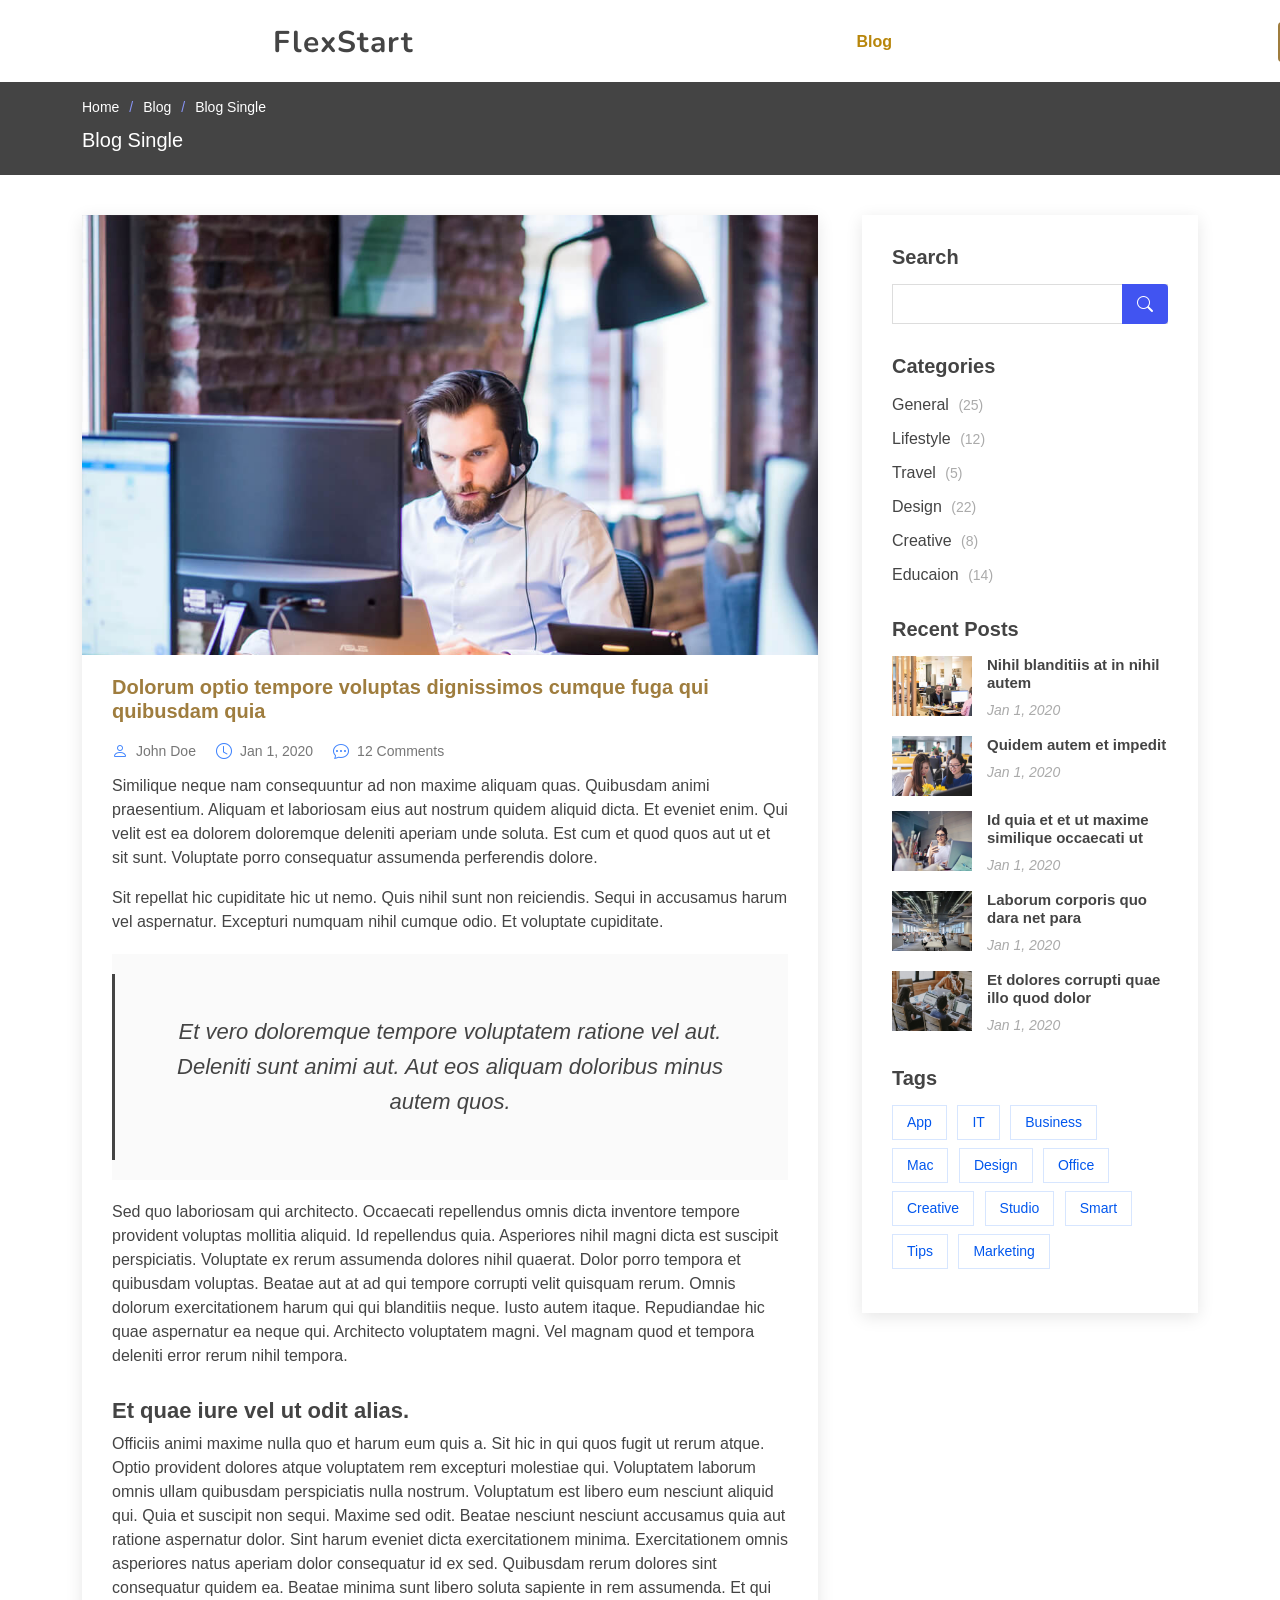
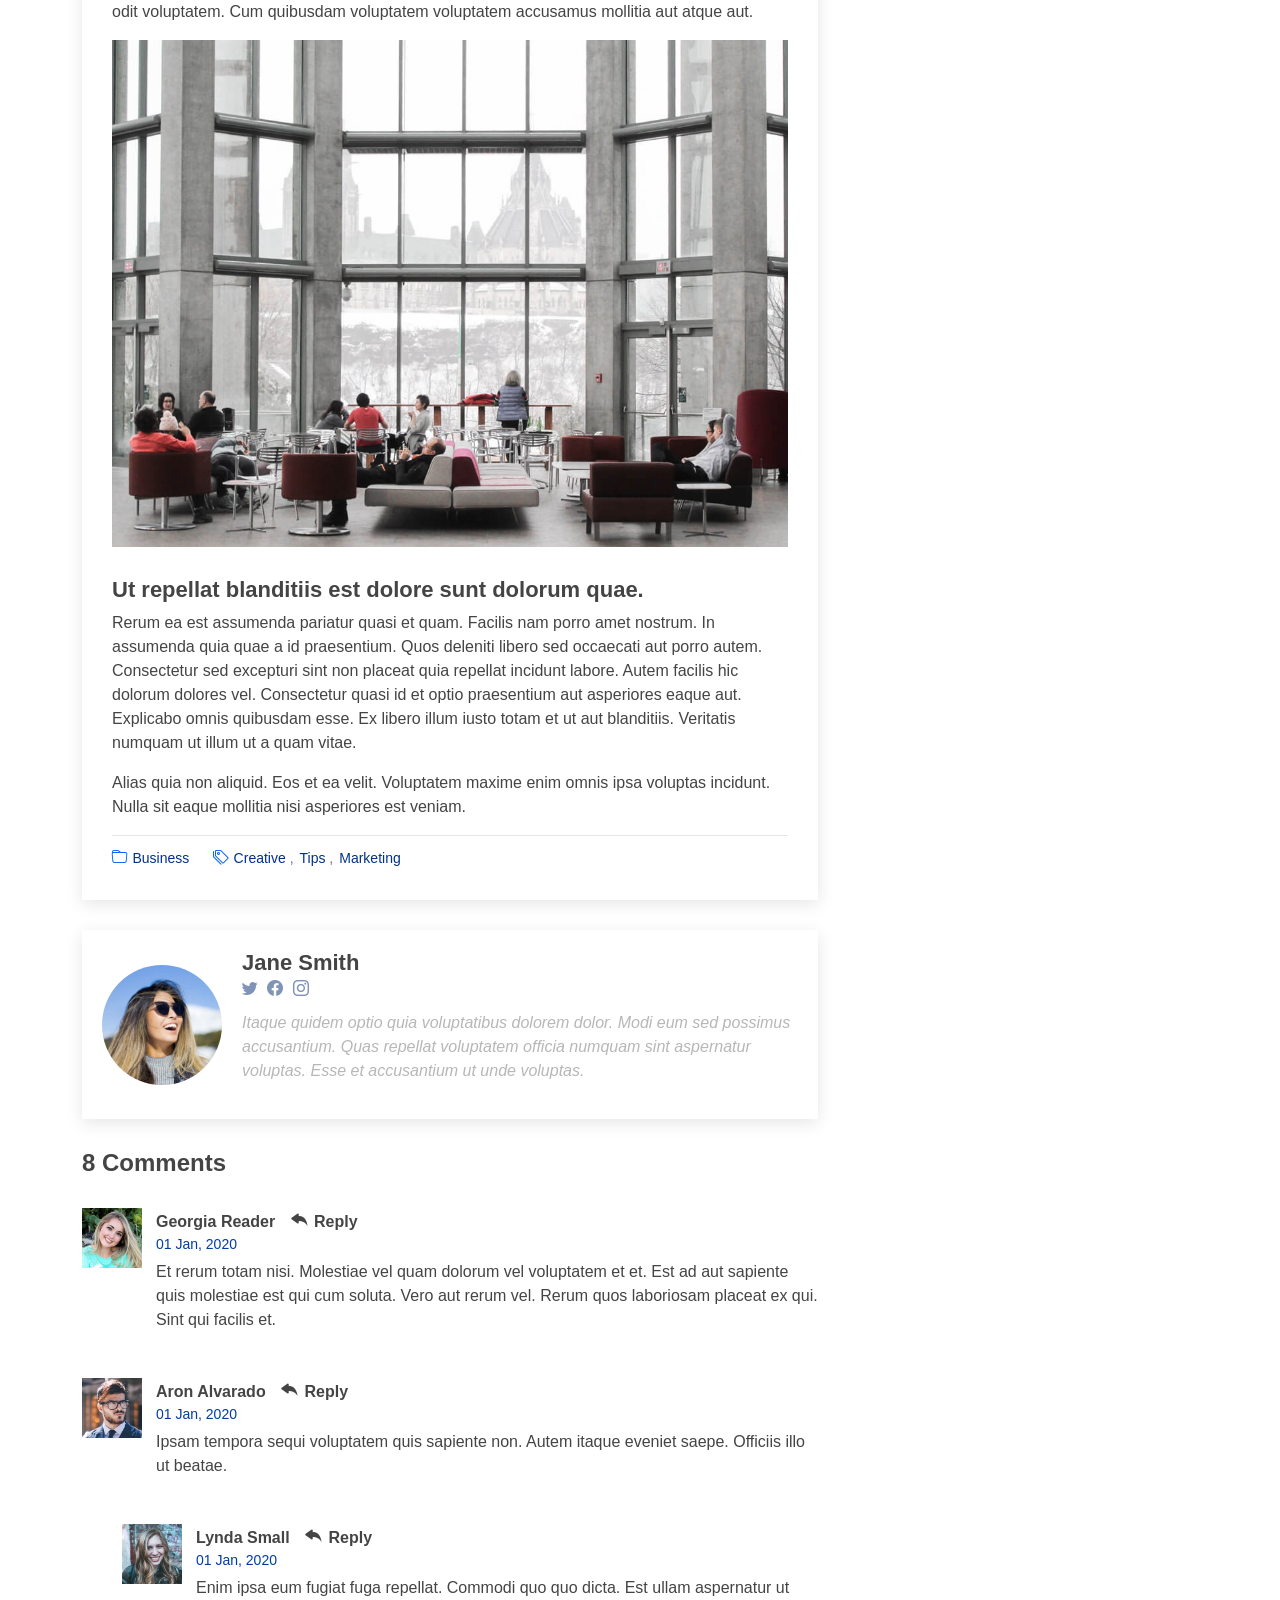
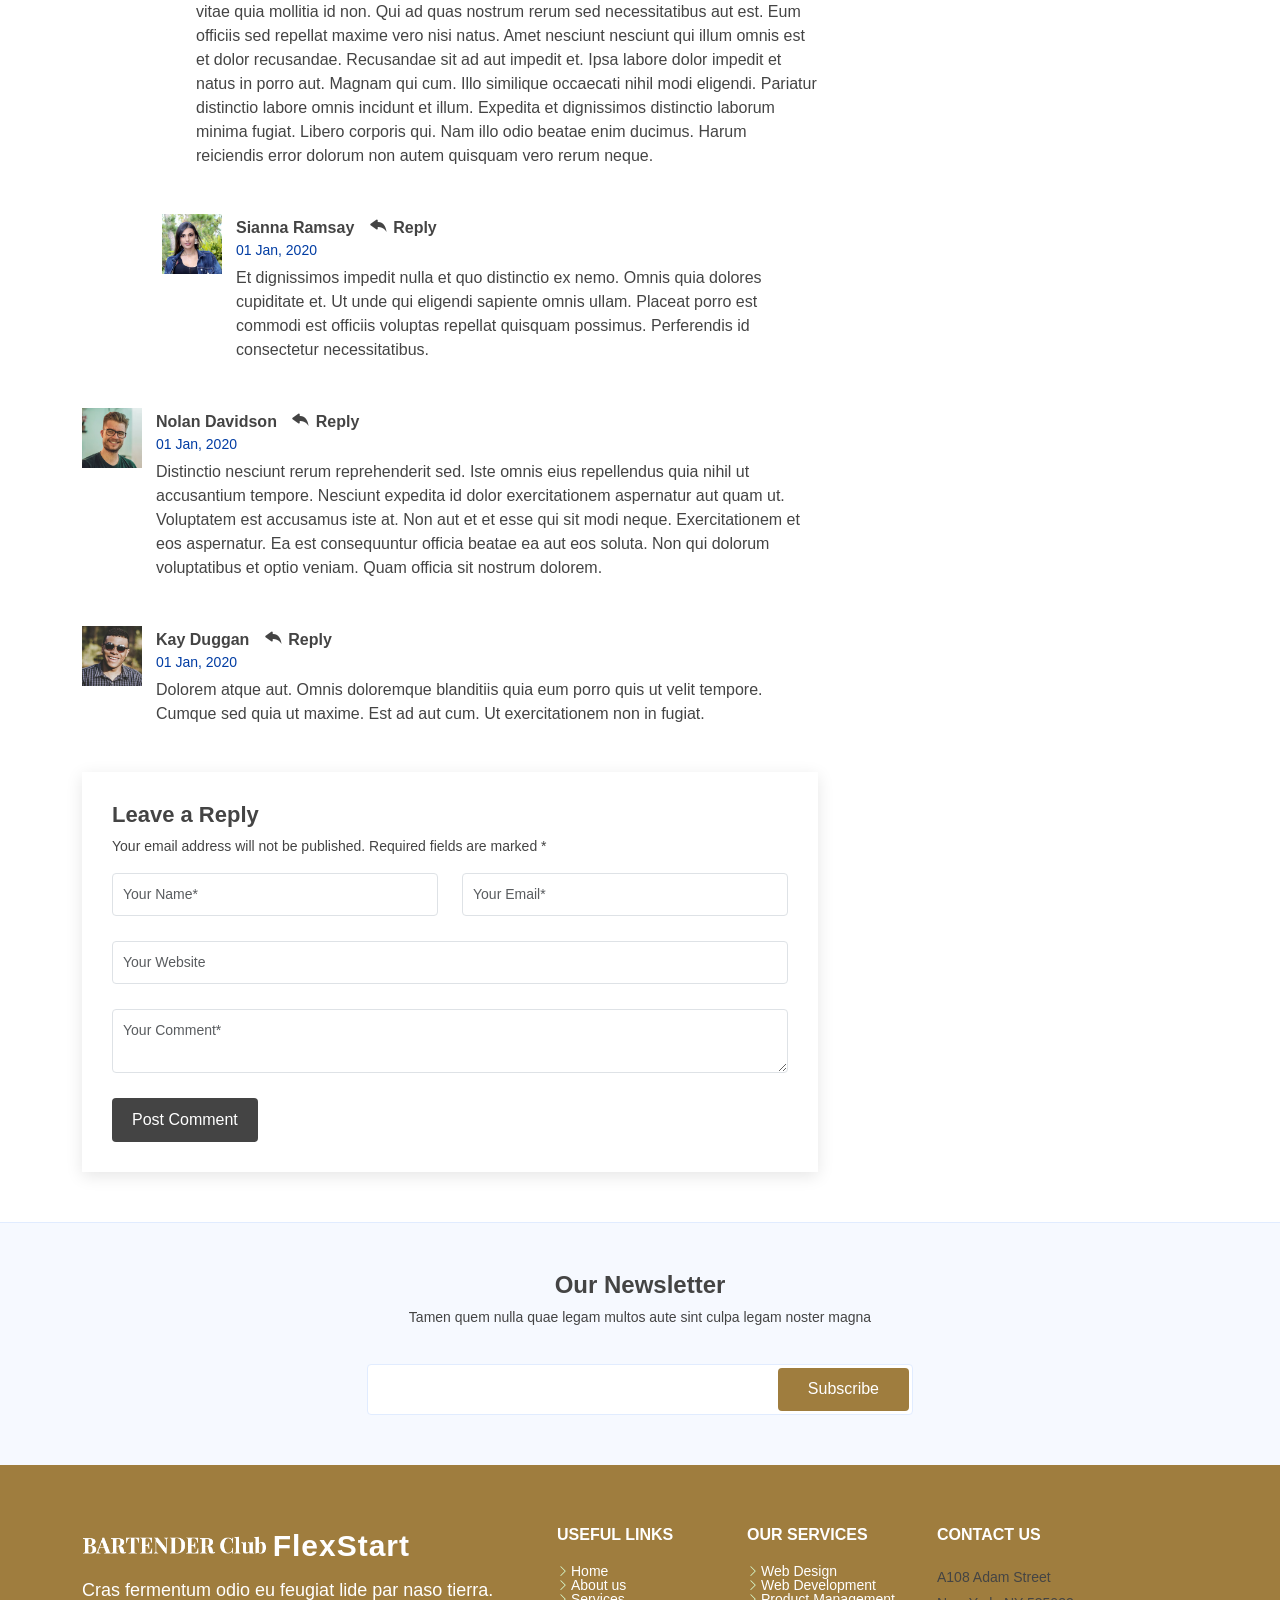
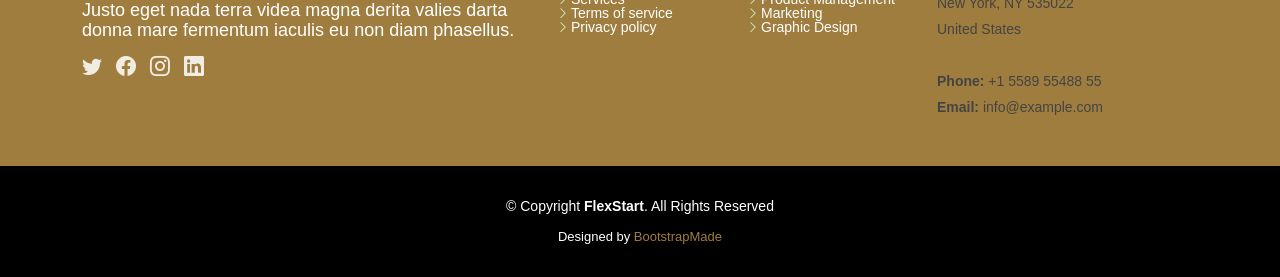
<file: blog-single.html>
<!DOCTYPE html>
<html lang="en">

<head>
  <meta charset="utf-8">
  <meta content="width=device-width, initial-scale=1.0" name="viewport">

  <title>Blog Single - FlexStart Bootstrap Template</title>
  <meta content="" name="description">
  <meta content="" name="keywords">

  <!-- Favicons -->
  <link href="assets/img/favicon.png" rel="icon">
  <link href="assets/img/apple-touch-icon.png" rel="apple-touch-icon">

  <!-- Google Fonts -->
  <link href="https://fonts.googleapis.com/css?family=Open+Sans:300,300i,400,400i,600,600i,700,700i|Nunito:300,300i,400,400i,600,600i,700,700i|Poppins:300,300i,400,400i,500,500i,600,600i,700,700i" rel="stylesheet">

  <!-- Vendor CSS Files -->
  <link href="assets/vendor/aos/aos.css" rel="stylesheet">
  <link href="assets/vendor/bootstrap/css/bootstrap.min.css" rel="stylesheet">
  <link href="assets/vendor/bootstrap-icons/bootstrap-icons.css" rel="stylesheet">
  <link href="assets/vendor/glightbox/css/glightbox.min.css" rel="stylesheet">
  <link href="assets/vendor/remixicon/remixicon.css" rel="stylesheet">
  <link href="assets/vendor/swiper/swiper-bundle.min.css" rel="stylesheet">

  <!-- Template Main CSS File -->
  <link href="assets/css/style.css" rel="stylesheet">

  <!-- =======================================================
  * Template Name: FlexStart
  * Updated: Sep 18 2023 with Bootstrap v5.3.2
  * Template URL: https://bootstrapmade.com/flexstart-bootstrap-startup-template/
  * Author: BootstrapMade.com
  * License: https://bootstrapmade.com/license/
  ======================================================== -->
</head>

<body>

  <!-- ======= Header ======= -->
  <header id="header" class="header fixed-top">
    <div class="container-fluid container-xl d-flex align-items-center justify-content-between">

      <a href="index.html" class="logo d-flex align-items-center">
        <img src="assets/img/logo.png" alt="">
        <span>FlexStart</span>
      </a>

      <nav id="navbar" class="navbar">
        <ul>
          <li><a class="nav-link scrollto " href="#hero">Home</a></li>
          <li><a class="nav-link scrollto" href="#about">About</a></li>
          <li><a class="nav-link scrollto" href="#services">Services</a></li>
          <li><a class="nav-link scrollto" href="#portfolio">Portfolio</a></li>
          <li><a class="nav-link scrollto" href="#team">Team</a></li>
          <li><a class="active" href="blog.html">Blog</a></li>
          <li class="dropdown"><a href="#"><span>Drop Down</span> <i class="bi bi-chevron-down"></i></a>
            <ul>
              <li><a href="#">Drop Down 1</a></li>
              <li class="dropdown"><a href="#"><span>Deep Drop Down</span> <i class="bi bi-chevron-right"></i></a>
                <ul>
                  <li><a href="#">Deep Drop Down 1</a></li>
                  <li><a href="#">Deep Drop Down 2</a></li>
                  <li><a href="#">Deep Drop Down 3</a></li>
                  <li><a href="#">Deep Drop Down 4</a></li>
                  <li><a href="#">Deep Drop Down 5</a></li>
                </ul>
              </li>
              <li><a href="#">Drop Down 2</a></li>
              <li><a href="#">Drop Down 3</a></li>
              <li><a href="#">Drop Down 4</a></li>
            </ul>
          </li>

          <li class="dropdown megamenu"><a href="#"><span>Mega Menu</span> <i class="bi bi-chevron-down"></i></a>
            <ul>
              <li>
                <a href="#">Column 1 link 1</a>
                <a href="#">Column 1 link 2</a>
                <a href="#">Column 1 link 3</a>
              </li>
              <li>
                <a href="#">Column 2 link 1</a>
                <a href="#">Column 2 link 2</a>
                <a href="#">Column 3 link 3</a>
              </li>
              <li>
                <a href="#">Column 3 link 1</a>
                <a href="#">Column 3 link 2</a>
                <a href="#">Column 3 link 3</a>
              </li>
              <li>
                <a href="#">Column 4 link 1</a>
                <a href="#">Column 4 link 2</a>
                <a href="#">Column 4 link 3</a>
              </li>
            </ul>
          </li>

          <li><a class="nav-link scrollto" href="#contact">Contact</a></li>
          <li><a class="getstarted scrollto" href="#about">Get Started</a></li>
        </ul>
        <i class="bi bi-list mobile-nav-toggle"></i>
      </nav><!-- .navbar -->

    </div>
  </header><!-- End Header -->

  <main id="main">

    <!-- ======= Breadcrumbs ======= -->
    <section class="breadcrumbs">
      <div class="container">

        <ol>
          <li><a href="index.html">Home</a></li>
          <li><a href="blog.html">Blog</a></li>
          <li>Blog Single</li>
        </ol>
        <h2>Blog Single</h2>

      </div>
    </section><!-- End Breadcrumbs -->

    <!-- ======= Blog Single Section ======= -->
    <section id="blog" class="blog">
      <div class="container" data-aos="fade-up">

        <div class="row">

          <div class="col-lg-8 entries">

            <article class="entry entry-single">

              <div class="entry-img">
                <img src="assets/img/blog/blog-1.jpg" alt="" class="img-fluid">
              </div>

              <h2 class="entry-title">
                <a href="blog-single.html">Dolorum optio tempore voluptas dignissimos cumque fuga qui quibusdam quia</a>
              </h2>

              <div class="entry-meta">
                <ul>
                  <li class="d-flex align-items-center"><i class="bi bi-person"></i> <a href="blog-single.html">John Doe</a></li>
                  <li class="d-flex align-items-center"><i class="bi bi-clock"></i> <a href="blog-single.html"><time datetime="2020-01-01">Jan 1, 2020</time></a></li>
                  <li class="d-flex align-items-center"><i class="bi bi-chat-dots"></i> <a href="blog-single.html">12 Comments</a></li>
                </ul>
              </div>

              <div class="entry-content">
                <p>
                  Similique neque nam consequuntur ad non maxime aliquam quas. Quibusdam animi praesentium. Aliquam et laboriosam eius aut nostrum quidem aliquid dicta.
                  Et eveniet enim. Qui velit est ea dolorem doloremque deleniti aperiam unde soluta. Est cum et quod quos aut ut et sit sunt. Voluptate porro consequatur assumenda perferendis dolore.
                </p>

                <p>
                  Sit repellat hic cupiditate hic ut nemo. Quis nihil sunt non reiciendis. Sequi in accusamus harum vel aspernatur. Excepturi numquam nihil cumque odio. Et voluptate cupiditate.
                </p>

                <blockquote>
                  <p>
                    Et vero doloremque tempore voluptatem ratione vel aut. Deleniti sunt animi aut. Aut eos aliquam doloribus minus autem quos.
                  </p>
                </blockquote>

                <p>
                  Sed quo laboriosam qui architecto. Occaecati repellendus omnis dicta inventore tempore provident voluptas mollitia aliquid. Id repellendus quia. Asperiores nihil magni dicta est suscipit perspiciatis. Voluptate ex rerum assumenda dolores nihil quaerat.
                  Dolor porro tempora et quibusdam voluptas. Beatae aut at ad qui tempore corrupti velit quisquam rerum. Omnis dolorum exercitationem harum qui qui blanditiis neque.
                  Iusto autem itaque. Repudiandae hic quae aspernatur ea neque qui. Architecto voluptatem magni. Vel magnam quod et tempora deleniti error rerum nihil tempora.
                </p>

                <h3>Et quae iure vel ut odit alias.</h3>
                <p>
                  Officiis animi maxime nulla quo et harum eum quis a. Sit hic in qui quos fugit ut rerum atque. Optio provident dolores atque voluptatem rem excepturi molestiae qui. Voluptatem laborum omnis ullam quibusdam perspiciatis nulla nostrum. Voluptatum est libero eum nesciunt aliquid qui.
                  Quia et suscipit non sequi. Maxime sed odit. Beatae nesciunt nesciunt accusamus quia aut ratione aspernatur dolor. Sint harum eveniet dicta exercitationem minima. Exercitationem omnis asperiores natus aperiam dolor consequatur id ex sed. Quibusdam rerum dolores sint consequatur quidem ea.
                  Beatae minima sunt libero soluta sapiente in rem assumenda. Et qui odit voluptatem. Cum quibusdam voluptatem voluptatem accusamus mollitia aut atque aut.
                </p>
                <img src="assets/img/blog/blog-inside-post.jpg" class="img-fluid" alt="">

                <h3>Ut repellat blanditiis est dolore sunt dolorum quae.</h3>
                <p>
                  Rerum ea est assumenda pariatur quasi et quam. Facilis nam porro amet nostrum. In assumenda quia quae a id praesentium. Quos deleniti libero sed occaecati aut porro autem. Consectetur sed excepturi sint non placeat quia repellat incidunt labore. Autem facilis hic dolorum dolores vel.
                  Consectetur quasi id et optio praesentium aut asperiores eaque aut. Explicabo omnis quibusdam esse. Ex libero illum iusto totam et ut aut blanditiis. Veritatis numquam ut illum ut a quam vitae.
                </p>
                <p>
                  Alias quia non aliquid. Eos et ea velit. Voluptatem maxime enim omnis ipsa voluptas incidunt. Nulla sit eaque mollitia nisi asperiores est veniam.
                </p>

              </div>

              <div class="entry-footer">
                <i class="bi bi-folder"></i>
                <ul class="cats">
                  <li><a href="#">Business</a></li>
                </ul>

                <i class="bi bi-tags"></i>
                <ul class="tags">
                  <li><a href="#">Creative</a></li>
                  <li><a href="#">Tips</a></li>
                  <li><a href="#">Marketing</a></li>
                </ul>
              </div>

            </article><!-- End blog entry -->

            <div class="blog-author d-flex align-items-center">
              <img src="assets/img/blog/blog-author.jpg" class="rounded-circle float-left" alt="">
              <div>
                <h4>Jane Smith</h4>
                <div class="social-links">
                  <a href="https://twitters.com/#"><i class="bi bi-twitter"></i></a>
                  <a href="https://facebook.com/#"><i class="bi bi-facebook"></i></a>
                  <a href="https://instagram.com/#"><i class="biu bi-instagram"></i></a>
                </div>
                <p>
                  Itaque quidem optio quia voluptatibus dolorem dolor. Modi eum sed possimus accusantium. Quas repellat voluptatem officia numquam sint aspernatur voluptas. Esse et accusantium ut unde voluptas.
                </p>
              </div>
            </div><!-- End blog author bio -->

            <div class="blog-comments">

              <h4 class="comments-count">8 Comments</h4>

              <div id="comment-1" class="comment">
                <div class="d-flex">
                  <div class="comment-img"><img src="assets/img/blog/comments-1.jpg" alt=""></div>
                  <div>
                    <h5><a href="">Georgia Reader</a> <a href="#" class="reply"><i class="bi bi-reply-fill"></i> Reply</a></h5>
                    <time datetime="2020-01-01">01 Jan, 2020</time>
                    <p>
                      Et rerum totam nisi. Molestiae vel quam dolorum vel voluptatem et et. Est ad aut sapiente quis molestiae est qui cum soluta.
                      Vero aut rerum vel. Rerum quos laboriosam placeat ex qui. Sint qui facilis et.
                    </p>
                  </div>
                </div>
              </div><!-- End comment #1 -->

              <div id="comment-2" class="comment">
                <div class="d-flex">
                  <div class="comment-img"><img src="assets/img/blog/comments-2.jpg" alt=""></div>
                  <div>
                    <h5><a href="">Aron Alvarado</a> <a href="#" class="reply"><i class="bi bi-reply-fill"></i> Reply</a></h5>
                    <time datetime="2020-01-01">01 Jan, 2020</time>
                    <p>
                      Ipsam tempora sequi voluptatem quis sapiente non. Autem itaque eveniet saepe. Officiis illo ut beatae.
                    </p>
                  </div>
                </div>

                <div id="comment-reply-1" class="comment comment-reply">
                  <div class="d-flex">
                    <div class="comment-img"><img src="assets/img/blog/comments-3.jpg" alt=""></div>
                    <div>
                      <h5><a href="">Lynda Small</a> <a href="#" class="reply"><i class="bi bi-reply-fill"></i> Reply</a></h5>
                      <time datetime="2020-01-01">01 Jan, 2020</time>
                      <p>
                        Enim ipsa eum fugiat fuga repellat. Commodi quo quo dicta. Est ullam aspernatur ut vitae quia mollitia id non. Qui ad quas nostrum rerum sed necessitatibus aut est. Eum officiis sed repellat maxime vero nisi natus. Amet nesciunt nesciunt qui illum omnis est et dolor recusandae.

                        Recusandae sit ad aut impedit et. Ipsa labore dolor impedit et natus in porro aut. Magnam qui cum. Illo similique occaecati nihil modi eligendi. Pariatur distinctio labore omnis incidunt et illum. Expedita et dignissimos distinctio laborum minima fugiat.

                        Libero corporis qui. Nam illo odio beatae enim ducimus. Harum reiciendis error dolorum non autem quisquam vero rerum neque.
                      </p>
                    </div>
                  </div>

                  <div id="comment-reply-2" class="comment comment-reply">
                    <div class="d-flex">
                      <div class="comment-img"><img src="assets/img/blog/comments-4.jpg" alt=""></div>
                      <div>
                        <h5><a href="">Sianna Ramsay</a> <a href="#" class="reply"><i class="bi bi-reply-fill"></i> Reply</a></h5>
                        <time datetime="2020-01-01">01 Jan, 2020</time>
                        <p>
                          Et dignissimos impedit nulla et quo distinctio ex nemo. Omnis quia dolores cupiditate et. Ut unde qui eligendi sapiente omnis ullam. Placeat porro est commodi est officiis voluptas repellat quisquam possimus. Perferendis id consectetur necessitatibus.
                        </p>
                      </div>
                    </div>

                  </div><!-- End comment reply #2-->

                </div><!-- End comment reply #1-->

              </div><!-- End comment #2-->

              <div id="comment-3" class="comment">
                <div class="d-flex">
                  <div class="comment-img"><img src="assets/img/blog/comments-5.jpg" alt=""></div>
                  <div>
                    <h5><a href="">Nolan Davidson</a> <a href="#" class="reply"><i class="bi bi-reply-fill"></i> Reply</a></h5>
                    <time datetime="2020-01-01">01 Jan, 2020</time>
                    <p>
                      Distinctio nesciunt rerum reprehenderit sed. Iste omnis eius repellendus quia nihil ut accusantium tempore. Nesciunt expedita id dolor exercitationem aspernatur aut quam ut. Voluptatem est accusamus iste at.
                      Non aut et et esse qui sit modi neque. Exercitationem et eos aspernatur. Ea est consequuntur officia beatae ea aut eos soluta. Non qui dolorum voluptatibus et optio veniam. Quam officia sit nostrum dolorem.
                    </p>
                  </div>
                </div>

              </div><!-- End comment #3 -->

              <div id="comment-4" class="comment">
                <div class="d-flex">
                  <div class="comment-img"><img src="assets/img/blog/comments-6.jpg" alt=""></div>
                  <div>
                    <h5><a href="">Kay Duggan</a> <a href="#" class="reply"><i class="bi bi-reply-fill"></i> Reply</a></h5>
                    <time datetime="2020-01-01">01 Jan, 2020</time>
                    <p>
                      Dolorem atque aut. Omnis doloremque blanditiis quia eum porro quis ut velit tempore. Cumque sed quia ut maxime. Est ad aut cum. Ut exercitationem non in fugiat.
                    </p>
                  </div>
                </div>

              </div><!-- End comment #4 -->

              <div class="reply-form">
                <h4>Leave a Reply</h4>
                <p>Your email address will not be published. Required fields are marked * </p>
                <form action="">
                  <div class="row">
                    <div class="col-md-6 form-group">
                      <input name="name" type="text" class="form-control" placeholder="Your Name*">
                    </div>
                    <div class="col-md-6 form-group">
                      <input name="email" type="text" class="form-control" placeholder="Your Email*">
                    </div>
                  </div>
                  <div class="row">
                    <div class="col form-group">
                      <input name="website" type="text" class="form-control" placeholder="Your Website">
                    </div>
                  </div>
                  <div class="row">
                    <div class="col form-group">
                      <textarea name="comment" class="form-control" placeholder="Your Comment*"></textarea>
                    </div>
                  </div>
                  <button type="submit" class="btn btn-primary">Post Comment</button>

                </form>

              </div>

            </div><!-- End blog comments -->

          </div><!-- End blog entries list -->

          <div class="col-lg-4">

            <div class="sidebar">

              <h3 class="sidebar-title">Search</h3>
              <div class="sidebar-item search-form">
                <form action="">
                  <input type="text">
                  <button type="submit"><i class="bi bi-search"></i></button>
                </form>
              </div><!-- End sidebar search formn-->

              <h3 class="sidebar-title">Categories</h3>
              <div class="sidebar-item categories">
                <ul>
                  <li><a href="#">General <span>(25)</span></a></li>
                  <li><a href="#">Lifestyle <span>(12)</span></a></li>
                  <li><a href="#">Travel <span>(5)</span></a></li>
                  <li><a href="#">Design <span>(22)</span></a></li>
                  <li><a href="#">Creative <span>(8)</span></a></li>
                  <li><a href="#">Educaion <span>(14)</span></a></li>
                </ul>
              </div><!-- End sidebar categories-->

              <h3 class="sidebar-title">Recent Posts</h3>
              <div class="sidebar-item recent-posts">
                <div class="post-item clearfix">
                  <img src="assets/img/blog/blog-recent-1.jpg" alt="">
                  <h4><a href="blog-single.html">Nihil blanditiis at in nihil autem</a></h4>
                  <time datetime="2020-01-01">Jan 1, 2020</time>
                </div>

                <div class="post-item clearfix">
                  <img src="assets/img/blog/blog-recent-2.jpg" alt="">
                  <h4><a href="blog-single.html">Quidem autem et impedit</a></h4>
                  <time datetime="2020-01-01">Jan 1, 2020</time>
                </div>

                <div class="post-item clearfix">
                  <img src="assets/img/blog/blog-recent-3.jpg" alt="">
                  <h4><a href="blog-single.html">Id quia et et ut maxime similique occaecati ut</a></h4>
                  <time datetime="2020-01-01">Jan 1, 2020</time>
                </div>

                <div class="post-item clearfix">
                  <img src="assets/img/blog/blog-recent-4.jpg" alt="">
                  <h4><a href="blog-single.html">Laborum corporis quo dara net para</a></h4>
                  <time datetime="2020-01-01">Jan 1, 2020</time>
                </div>

                <div class="post-item clearfix">
                  <img src="assets/img/blog/blog-recent-5.jpg" alt="">
                  <h4><a href="blog-single.html">Et dolores corrupti quae illo quod dolor</a></h4>
                  <time datetime="2020-01-01">Jan 1, 2020</time>
                </div>

              </div><!-- End sidebar recent posts-->

              <h3 class="sidebar-title">Tags</h3>
              <div class="sidebar-item tags">
                <ul>
                  <li><a href="#">App</a></li>
                  <li><a href="#">IT</a></li>
                  <li><a href="#">Business</a></li>
                  <li><a href="#">Mac</a></li>
                  <li><a href="#">Design</a></li>
                  <li><a href="#">Office</a></li>
                  <li><a href="#">Creative</a></li>
                  <li><a href="#">Studio</a></li>
                  <li><a href="#">Smart</a></li>
                  <li><a href="#">Tips</a></li>
                  <li><a href="#">Marketing</a></li>
                </ul>
              </div><!-- End sidebar tags-->

            </div><!-- End sidebar -->

          </div><!-- End blog sidebar -->

        </div>

      </div>
    </section><!-- End Blog Single Section -->

  </main><!-- End #main -->

  <!-- ======= Footer ======= -->
  <footer id="footer" class="footer">

    <div class="footer-newsletter">
      <div class="container">
        <div class="row justify-content-center">
          <div class="col-lg-12 text-center">
            <h4>Our Newsletter</h4>
            <p>Tamen quem nulla quae legam multos aute sint culpa legam noster magna</p>
          </div>
          <div class="col-lg-6">
            <form action="" method="post">
              <input type="email" name="email"><input type="submit" value="Subscribe">
            </form>
          </div>
        </div>
      </div>
    </div>

    <div class="footer-top">
      <div class="container">
        <div class="row gy-4">
          <div class="col-lg-5 col-md-12 footer-info">
            <a href="index.html" class="logo d-flex align-items-center">
              <img src="assets/img/logo.png" alt="">
              <span>FlexStart</span>
            </a>
            <p>Cras fermentum odio eu feugiat lide par naso tierra. Justo eget nada terra videa magna derita valies darta donna mare fermentum iaculis eu non diam phasellus.</p>
            <div class="social-links mt-3">
              <a href="#" class="twitter"><i class="bi bi-twitter"></i></a>
              <a href="#" class="facebook"><i class="bi bi-facebook"></i></a>
              <a href="#" class="instagram"><i class="bi bi-instagram"></i></a>
              <a href="#" class="linkedin"><i class="bi bi-linkedin"></i></a>
            </div>
          </div>

          <div class="col-lg-2 col-6 footer-links">
            <h4>Useful Links</h4>
            <ul>
              <li><i class="bi bi-chevron-right"></i> <a href="#">Home</a></li>
              <li><i class="bi bi-chevron-right"></i> <a href="#">About us</a></li>
              <li><i class="bi bi-chevron-right"></i> <a href="#">Services</a></li>
              <li><i class="bi bi-chevron-right"></i> <a href="#">Terms of service</a></li>
              <li><i class="bi bi-chevron-right"></i> <a href="#">Privacy policy</a></li>
            </ul>
          </div>

          <div class="col-lg-2 col-6 footer-links">
            <h4>Our Services</h4>
            <ul>
              <li><i class="bi bi-chevron-right"></i> <a href="#">Web Design</a></li>
              <li><i class="bi bi-chevron-right"></i> <a href="#">Web Development</a></li>
              <li><i class="bi bi-chevron-right"></i> <a href="#">Product Management</a></li>
              <li><i class="bi bi-chevron-right"></i> <a href="#">Marketing</a></li>
              <li><i class="bi bi-chevron-right"></i> <a href="#">Graphic Design</a></li>
            </ul>
          </div>

          <div class="col-lg-3 col-md-12 footer-contact text-center text-md-start">
            <h4>Contact Us</h4>
            <p>
              A108 Adam Street <br>
              New York, NY 535022<br>
              United States <br><br>
              <strong>Phone:</strong> +1 5589 55488 55<br>
              <strong>Email:</strong> info@example.com<br>
            </p>

          </div>

        </div>
      </div>
    </div>

    <div class="container">
      <div class="copyright">
        &copy; Copyright <strong><span>FlexStart</span></strong>. All Rights Reserved
      </div>
      <div class="credits">
        <!-- All the links in the footer should remain intact. -->
        <!-- You can delete the links only if you purchased the pro version. -->
        <!-- Licensing information: https://bootstrapmade.com/license/ -->
        <!-- Purchase the pro version with working PHP/AJAX contact form: https://bootstrapmade.com/flexstart-bootstrap-startup-template/ -->
        Designed by <a href="https://bootstrapmade.com/">BootstrapMade</a>
      </div>
    </div>
  </footer><!-- End Footer -->

  <a href="#" class="back-to-top d-flex align-items-center justify-content-center"><i class="bi bi-arrow-up-short"></i></a>

  <!-- Vendor JS Files -->
  <script src="assets/vendor/purecounter/purecounter_vanilla.js"></script>
  <script src="assets/vendor/aos/aos.js"></script>
  <script src="assets/vendor/bootstrap/js/bootstrap.bundle.min.js"></script>
  <script src="assets/vendor/glightbox/js/glightbox.min.js"></script>
  <script src="assets/vendor/isotope-layout/isotope.pkgd.min.js"></script>
  <script src="assets/vendor/swiper/swiper-bundle.min.js"></script>
  <script src="assets/vendor/php-email-form/validate.js"></script>

  <!-- Template Main JS File -->
  <script src="assets/js/main.js"></script>

</body>

</html>
</file>
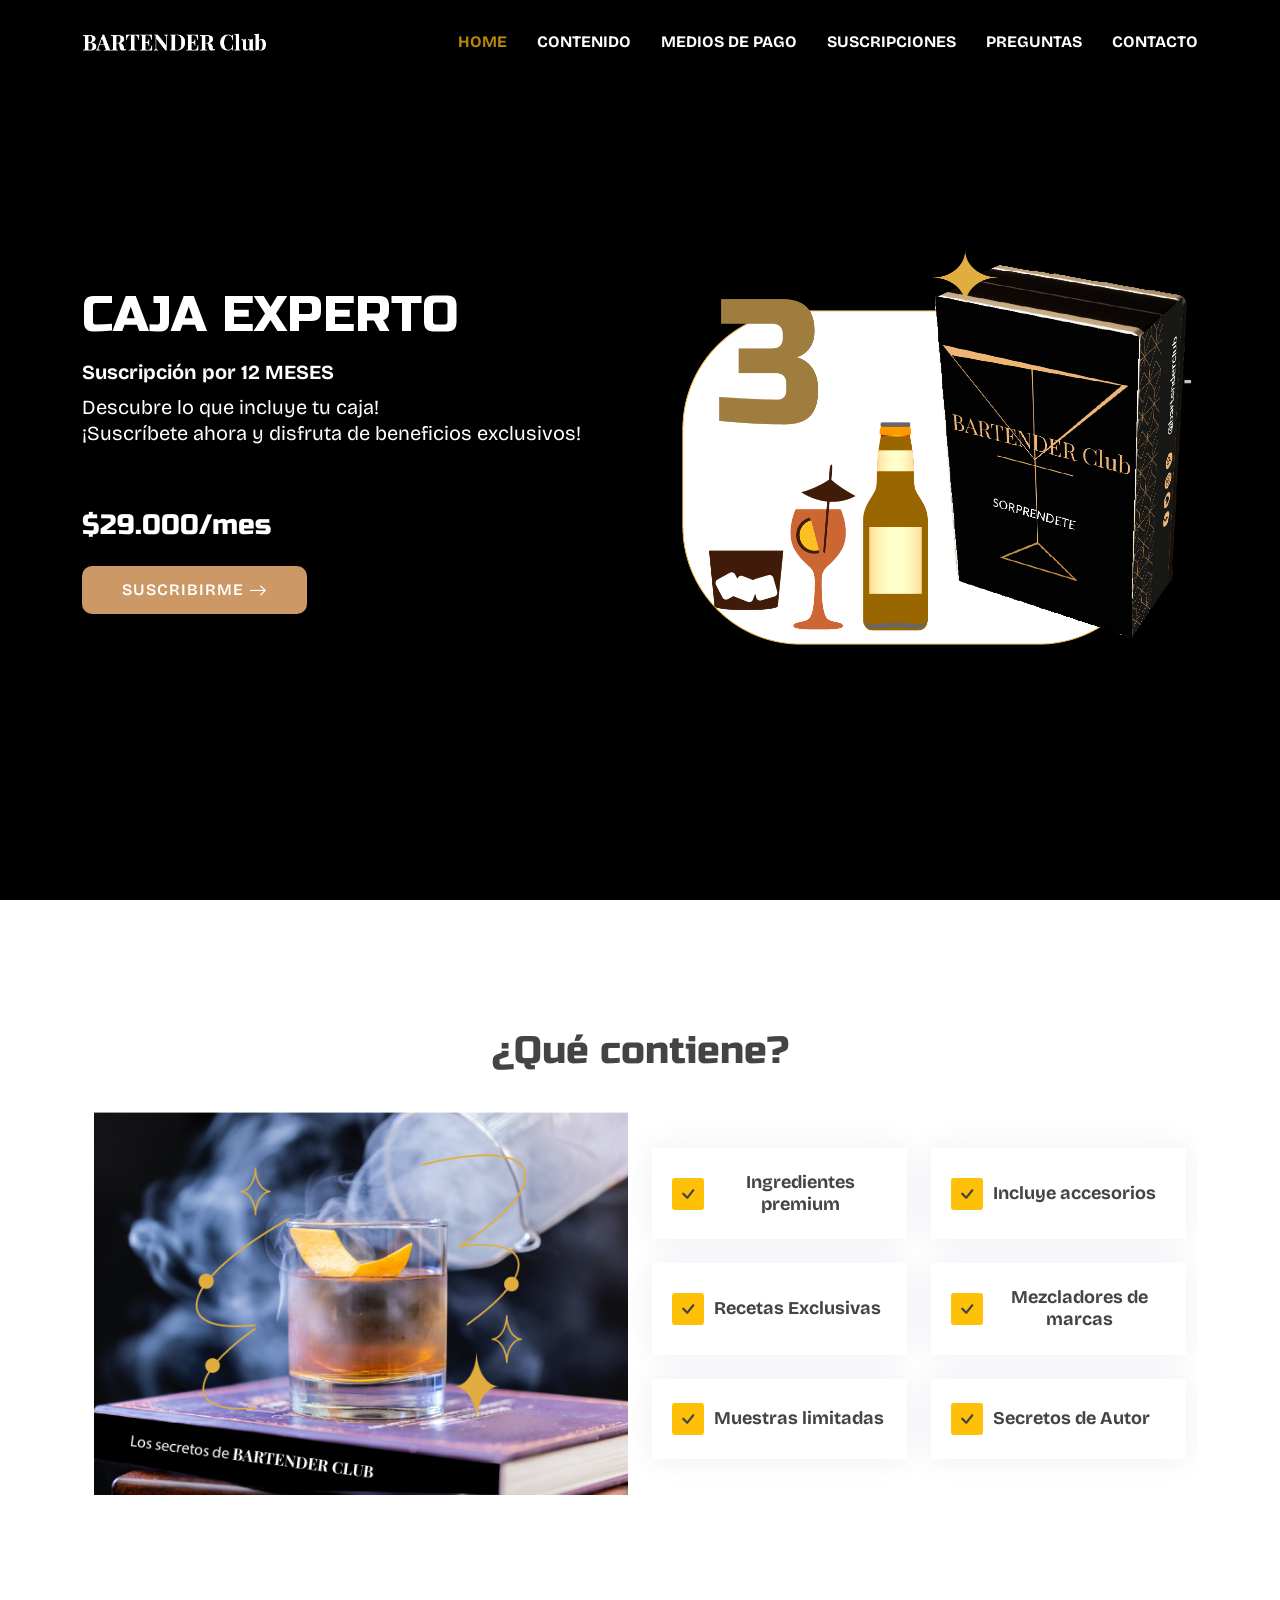
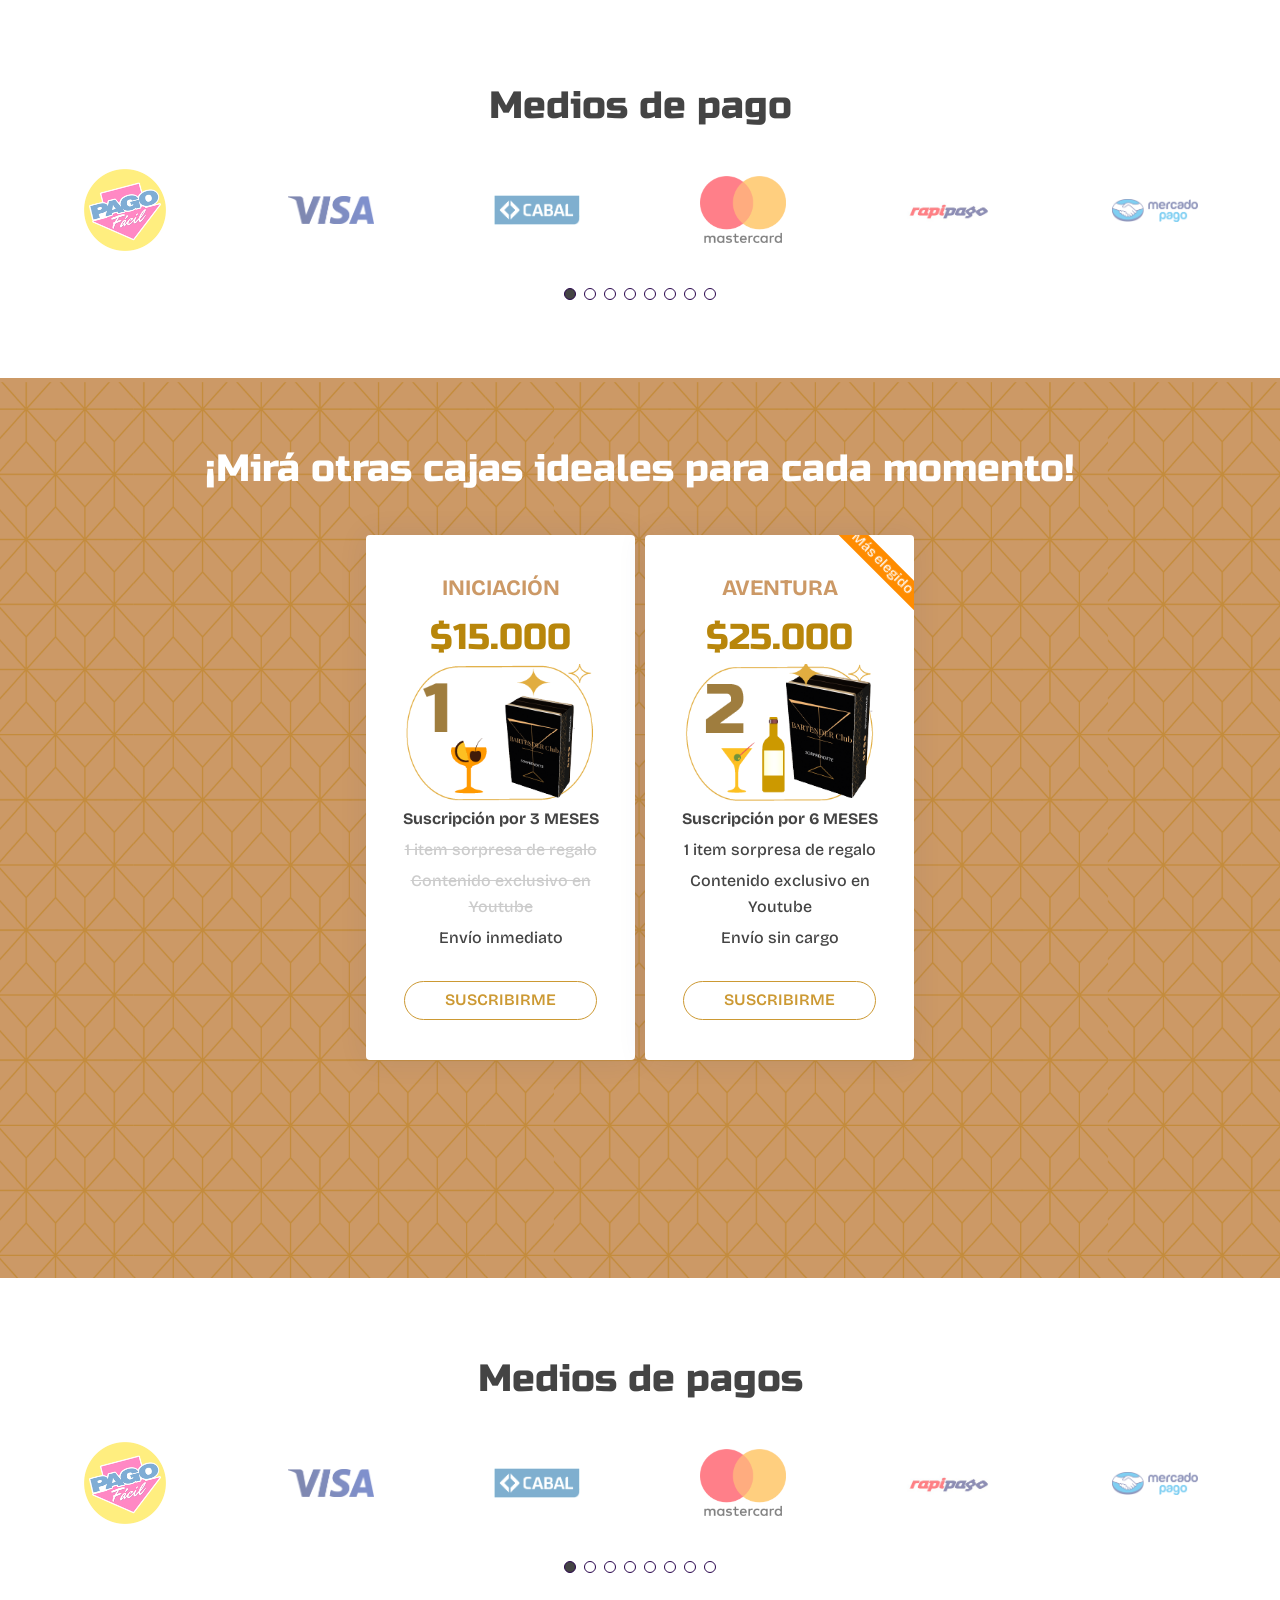
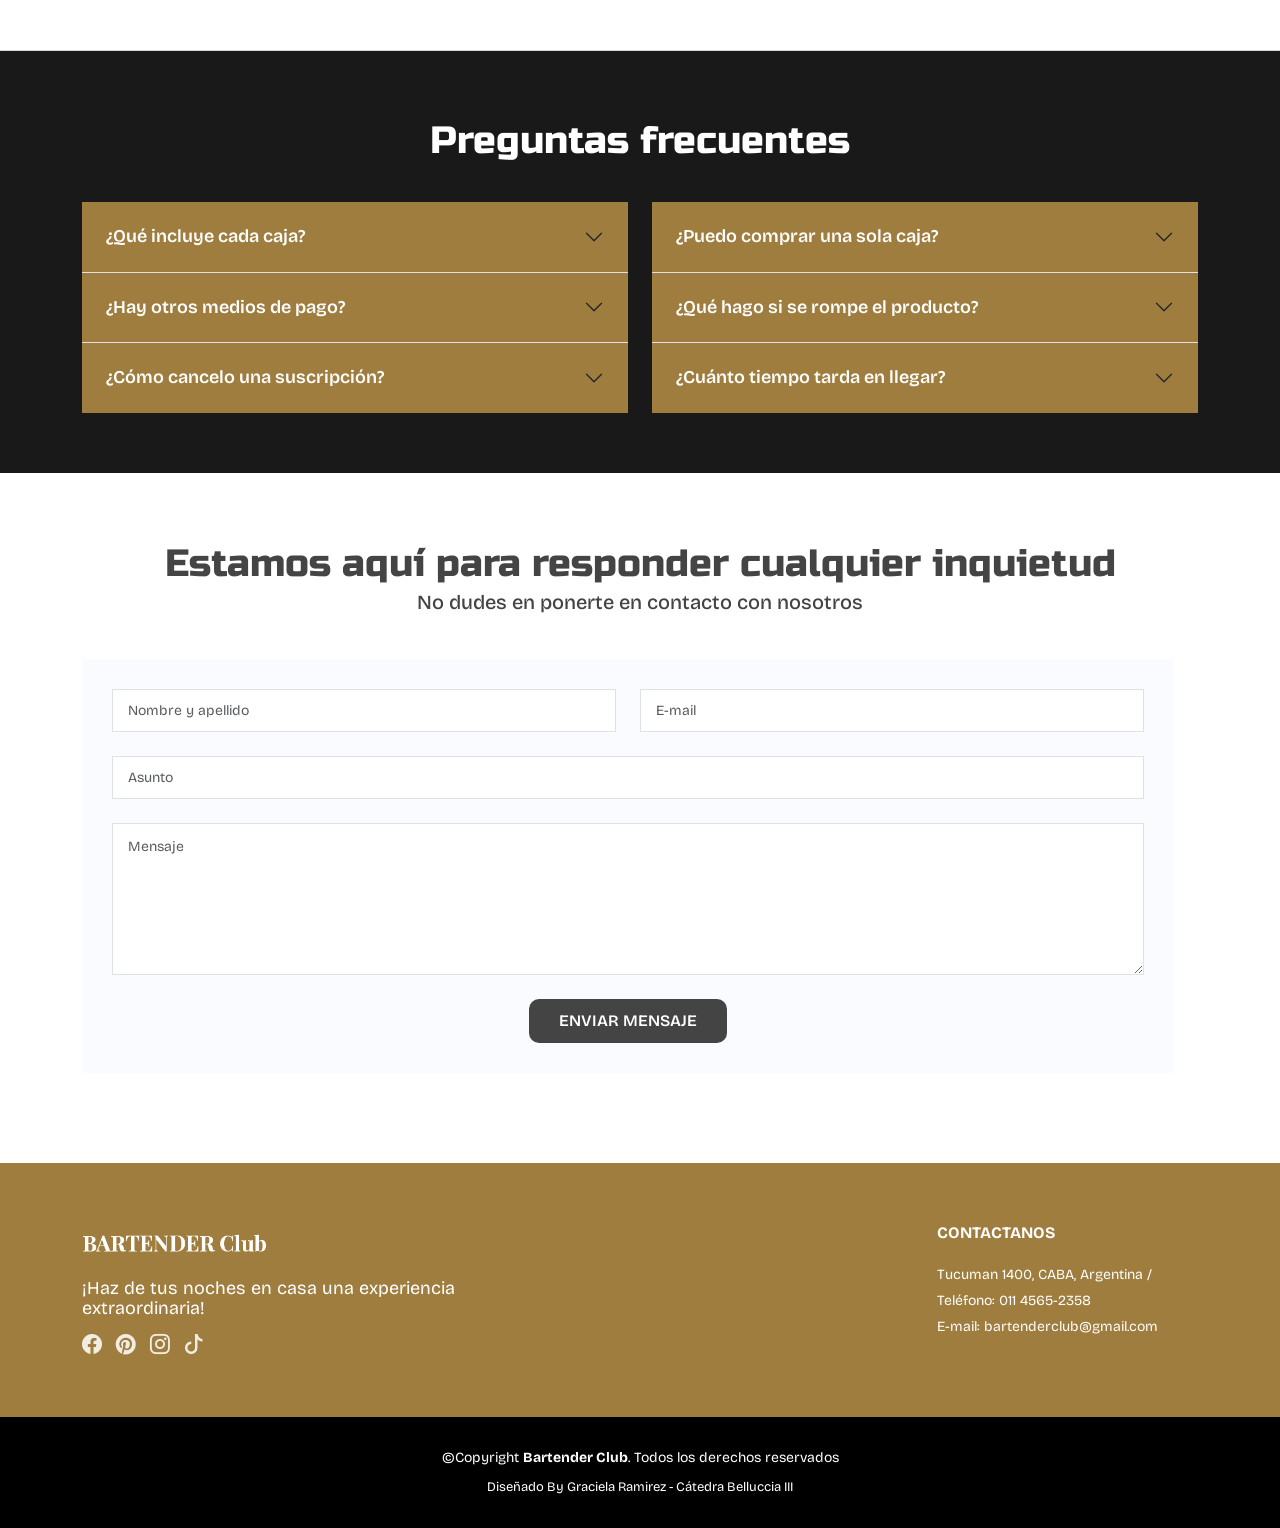
<file: blog.html>
<!DOCTYPE html>
<html lang="en">
  <style>
    @import url('https://fonts.googleapis.com/css2?family=Russo+One&display=swap');
  </style>
<style>
  @import url('https://fonts.googleapis.com/css2?family=Bricolage+Grotesque:opsz@12..96&display=swap');
</style> 
<head>
  <meta charset="utf-8">
  <meta content="width=device-width, initial-scale=1.0" name="viewport">

  <title>Caja Experto - Bartender Club</title>
  <meta content="" name="description">
  <meta content="" name="keywords">

  <!-- Favicons -->
  <link href="assets/img/favicon.png" rel="icon">
  <link href="assets/img/apple-touch-icon.png" rel="apple-touch-icon">

  <!-- Google Fonts -->
  <link rel="preconnect" href="https://fonts.googleapis.com">
  <link rel="preconnect" href="https://fonts.gstatic.com" crossorigin>
  <link href="https://fonts.googleapis.com/css2?family=Russo+One&display=swap" rel="stylesheet">

  <link rel="preconnect" href="https://fonts.googleapis.com">
<link rel="preconnect" href="https://fonts.gstatic.com" crossorigin>
<link href="https://fonts.googleapis.com/css2?family=Bricolage+Grotesque:opsz@12..96&display=swap" rel="stylesheet">

  <!-- Vendor CSS Files -->
  <link href="assets/vendor/aos/aos.css" rel="stylesheet">
  <link href="assets/vendor/bootstrap/css/bootstrap.min.css" rel="stylesheet">
  <link href="assets/vendor/bootstrap-icons/bootstrap-icons.css" rel="stylesheet">
  <link href="assets/vendor/glightbox/css/glightbox.min.css" rel="stylesheet">
  <link href="assets/vendor/remixicon/remixicon.css" rel="stylesheet">
  <link href="assets/vendor/swiper/swiper-bundle.min.css" rel="stylesheet">

  <!-- Template Main CSS File -->
  <link href="assets/css/style.css" rel="stylesheet">

  <!-- =======================================================
  * Template Name: FlexStart
  * Updated: Aug 30 2023 with Bootstrap v5.3.1
  * Template URL: https://bootstrapmade.com/flexstart-bootstrap-startup-template/
  * Author: BootstrapMade.com
  * License: https://bootstrapmade.com/license/
  ======================================================== -->
</head>

<body>

  <!-- ======= Header ======= -->
  <header id="header" class="header fixed-top">
    <div class="container-fluid container-xl d-flex align-items-center justify-content-between">

      <a href="index.html" class="logo d-flex align-items-center">
        <img src="assets/img/logo.png" alt="">
        
      </a>

      <nav id="navbar" class="navbar">
        <ul>
          <li><a class="nav-link scrollto active" href="#hero">HOME</a></li>
          <li><a class="nav-link scrollto" href="#values">CONTENIDO</a></li>
          <li><a class="nav-link scrollto" href="#clients">MEDIOS DE PAGO</a></li>
          <li><a class="nav-link scrollto" href="#pricing">SUSCRIPCIONES</a></li>
          <li><a class="nav-link scrollto" href="#faq ">PREGUNTAS</a></li>
          
          <!--<li class="dropdown"><a href="#"><span>Drop Down</span> <i class="bi bi-chevron-down"></i></a>
            <ul>
              <li><a href="#">Drop Down 1</a></li>
              <li class="dropdown"><a href="#"><span>Deep Drop Down</span> <i class="bi bi-chevron-right"></i></a>
                <ul>
                  <li><a href="#">Deep Drop Down 1</a></li>
                  <li><a href="#">Deep Drop Down 2</a></li>
                  <li><a href="#">Deep Drop Down 3</a></li>
                  <li><a href="#">Deep Drop Down 4</a></li>
                  <li><a href="#">Deep Drop Down 5</a></li>
                </ul>
              </li>
              <li><a href="#">Drop Down 2</a></li>
              <li><a href="#">Drop Down 3</a></li>
              <li><a href="#">Drop Down 4</a></li>
            </ul>
          </li>

          <li class="dropdown megamenu"><a href="#"><span>Mega Menu</span> <i class="bi bi-chevron-down"></i></a>
            <ul>
              <li>
                <a href="#">Column 1 link 1</a>
                <a href="#">Column 1 link 2</a>
                <a href="#">Column 1 link 3</a>
              </li>
              <li>
                <a href="#">Column 2 link 1</a>
                <a href="#">Column 2 link 2</a>
                <a href="#">Column 3 link 3</a>
              </li>
              <li>
                <a href="#">Column 3 link 1</a>
                <a href="#">Column 3 link 2</a>
                <a href="#">Column 3 link 3</a>
              </li>
              <li>
                <a href="#">Column 4 link 1</a>
                <a href="#">Column 4 link 2</a>
                <a href="#">Column 4 link 3</a>
              </li>
            </ul>
          </li>
-->
          <li><a class="nav-link scrollto" href="#contact">CONTACTO</a></li>
          <!-- <li><a class="getstarted scrollto" href="#about">Get Started</a></li>-->
        </ul>
        <i class="bi bi-list mobile-nav-toggle"></i>
      </nav><!-- .navbar -->

    </div>
  </header><!-- End Header -->

  <!-- ======= Hero Section ======= -->
  <section id="hero" class="hero d-flex align-items-center bgBlack">

    <div class="container">
      <div class="row">
        <div class="col-lg-6 d-flex flex-column justify-content-center">
          <h1 data-aos="fade-up" class="titulo-hero-detalle">CAJA EXPERTO</h1>
          <h2 data-aos="fade-up" class= "new" data-aos-delay="400"><strong>Suscripción por 12 MESES</strong></h2>

          <p data-aos="fade-up" class= "parrafito" data-aos-delay="400"> Descubre lo que incluye tu caja!
            <br/>¡Suscríbete ahora y disfruta de beneficios exclusivos!</p>
            <p data-aos="fade-up" class= "money" data-aos-delay="400"><br>$29.000/mes </p>
          <div data-aos="fade-up" data-aos-delay="600">
            <div class="text-center text-lg-start">
              <a href="blog.html" class="btn-get-started scrollto d-inline-flex align-items-center justify-content-center align-self-center">
                <span>SUSCRIBIRME</span>
                <i class="bi bi-arrow-right"></i>
              </a>
            </div>
          </div>
        </div>
        <div class="col-lg-6 hero-img" data-aos="zoom-out" data-aos-delay="200">
         <img src="assets/img/9.png" class="img-fluid" alt="">
        </div>
      </div>
    </div>

  </section><!-- End Hero -->

  <main id="main">
    <!-- ======= Values Section ======= -->
    <section id="values" class="values">

      <div class="container" data-aos="fade-up">

        <header class="section-header">
          
          <!-- ======= Features Section ======= -->

 <section id="features" class="features">

  <div class="container" data-aos="fade-up">

    <header class="section-header">
      <!--<h2>Features</h2>-->
      <p>¿Qué contiene?</p>
    </header>

    <div class="row">

      <div class="col-lg-6">
        <img src="assets/img/features-3.png" class="img-fluid" alt="">
      </div>

      <div class="col-lg-6 mt-5 mt-lg-0 d-flex">
        <div class="row align-self-center gy-4">

          <div class="col-md-6" data-aos="zoom-out" data-aos-delay="200">
            <div class="feature-box d-flex align-items-center">
              <i class="bi bi-check bg-warning"></i>
              <h3>Ingredientes premium</h3>
            </div>
          </div>

          <div class="col-md-6" data-aos="zoom-out" data-aos-delay="300">
            <div class="feature-box d-flex align-items-center">
              <i class="bi bi-check bg-warning"></i>
              <h3>Incluye accesorios</h3>
            </div>
          </div>

          <div class="col-md-6" data-aos="zoom-out" data-aos-delay="400">
            <div class="feature-box d-flex align-items-center">
              <i class="bi bi-check bg-warning"></i>
              <h3>Recetas Exclusivas</h3>
            </div>
          </div>

          <div class="col-md-6" data-aos="zoom-out" data-aos-delay="500">
            <div class="feature-box d-flex align-items-center">
              <i class="bi bi-check bg-warning"></i>
              <h3>Mezcladores de marcas</h3>
            </div>
          </div>

          <div class="col-md-6" data-aos="zoom-out" data-aos-delay="600">
            <div class="feature-box d-flex align-items-center">
              <i class="bi bi-check bg-warning"></i>
              <h3>Muestras limitadas</h3>
            </div>
          </div>

          <div class="col-md-6" data-aos="zoom-out" data-aos-delay="700">
            <div class="feature-box d-flex align-items-center">
              <i class="bi bi-check bg-warning"></i>
              <h3>Secretos de Autor</h3>
            </div>
          </div>

        </div>
      </div>

    </div>
</section><!-- End Features Section -->
 
</section><!-- End Features Section -->
  
    <!-- Feature Tabs -->
    <!--
    <div class="row feture-tabs" data-aos="fade-up">
      <div class="col-lg-6">
        <div class="otro"><h3>Ecostyle como estilo de vida</h3></div>
-->
        <!-- Tabs -->
        <!-- 
        <ul class="nav nav-pills mb-3">
          <li>
            <a class="nav-link active" data-bs-toggle="pill" href="#tab1">¿Qué es?</a>
          </li>
          <li>
            <a class="nav-link" data-bs-toggle="pill" href="#tab2">¿Por qué?</a>
          </li>-->
          <!--
          <li>
            <a class="nav-link" data-bs-toggle="pill" href="#tab3">Corrupti</a>
          </li>
          -->
        </ul><!-- End Tabs -->

        <!-- Tab Content -->
        <!--
        <div class="tab-content">

          <div class="tab-pane fade show active" id="tab1">
            <p>Ecostyle te propone una <strong>experiencia</strong> para comprar un box de ropa <strong>circular</strong> y que puedas usarlo por un tiempo determinado.</p>
            <div class="d-flex align-items-center mb-2">
              -->
             <!-- <i class="bi bi-check2"></i>-->
             <!-- <h4>Repudiandae rerum velit modi et officia quasi facilis</h4>-->
           <!-- </div>
            <p>Y que cuando llegue ese plazo puedas <strong>comprarlo o devolverlo u alquilar otro</strong>. Explorá y descubrí el box que más te guste y unite a Ecostyle!</p>
            <div class="d-flex align-items-center mb-2">
              -->
             <!-- <i class="bi bi-check2"></i>-->
              <!-- <h4>Incidunt non veritatis illum ea ut nisi</h4>-->
            </div>
           <!-- <p>Non quod totam minus repellendus autem sint velit. Rerum debitis facere soluta tenetur. Iure molestiae assumenda sunt qui inventore eligendi voluptates nisi at. Dolorem quo tempora. Quia et perferendis.</p>-->
          </div><!-- End Tab 1 Content -->
<!--
          <div class="tab-pane fade show" id="tab2">
            <p>Te brindamos un servicio con beneficios tales como:</p>
            <div class="d-flex align-items-center mb-2">
              <i class="bi bi-check2"></i>
              <h4>Prendas de excelente calidad y precio</h4>
            </div>
            <p>Outfits diseñados por estilistas, estilos novedosas y prendas únicas</p>
            <div class="d-flex align-items-center mb-2">
              <i class="bi bi-check2"></i>
              <h4>Otra forma de consumo</h4>
            </div>
            <p>Una manera de encontrar o elaborar un estilo propio y distinto a lo que sueles usar, creando conciencia ambiental</p>
          </div>
          --><!-- End Tab 2 Content -->
<!-- 
          <div class="tab-pane fade show" id="tab3">
            <p>Consequuntur inventore voluptates consequatur aut vel et. Eos doloribus expedita. Sapiente atque consequatur minima nihil quae aspernatur quo suscipit voluptatem.</p>
            <div class="d-flex align-items-center mb-2">
              <i class="bi bi-check2"></i>
              <h4>Repudiandae rerum velit modi et officia quasi facilis</h4>
            </div>
            <p>Laborum omnis voluptates voluptas qui sit aliquam blanditiis. Sapiente minima commodi dolorum non eveniet magni quaerat nemo et.</p>
            <div class="d-flex align-items-center mb-2">
              <i class="bi bi-check2"></i>
              <h4>Incidunt non veritatis illum ea ut nisi</h4>
            </div>
            <p>Non quod totam minus repellendus autem sint velit. Rerum debitis facere soluta tenetur. Iure molestiae assumenda sunt qui inventore eligendi voluptates nisi at. Dolorem quo tempora. Quia et perferendis.</p>
          </div>
          --><!-- End Tab 3 Content -->
<!-- 
        </div>

      </div>

      <div class="col-lg-6">
        <img src="assets/img/features-2.png" class="img-fluid" alt="">
      </div>

    </div>-->

    <!-- End Feature Tabs -->

    <!-- Feature Icons -->
     <!--
    
    <div class="row feature-icons" data-aos="fade-up">
      <h3>Ratione mollitia eos ab laudantium rerum beatae quo</h3>

      <div class="row">

        <div class="col-xl-4 text-center" data-aos="fade-right" data-aos-delay="100">
          <img src="assets/img/features-3.png" class="img-fluid p-4" alt="">
        </div>

        <div class="col-xl-8 d-flex content">
          <div class="row align-self-center gy-4">

            <div class="col-md-6 icon-box" data-aos="fade-up">
              <i class="ri-line-chart-line"></i>
              <div>
                <h4>Corporis voluptates sit</h4>
                <p>Consequuntur sunt aut quasi enim aliquam quae harum pariatur laboris nisi ut aliquip</p>
              </div>
            </div>

            <div class="col-md-6 icon-box" data-aos="fade-up" data-aos-delay="100">
              <i class="ri-stack-line"></i>
              <div>
                <h4>Ullamco laboris nisi</h4>
                <p>Excepteur sint occaecat cupidatat non proident, sunt in culpa qui officia deserunt</p>
              </div>
            </div>

            <div class="col-md-6 icon-box" data-aos="fade-up" data-aos-delay="200">
              <i class="ri-brush-4-line"></i>
              <div>
                <h4>Labore consequatur</h4>
                <p>Aut suscipit aut cum nemo deleniti aut omnis. Doloribus ut maiores omnis facere</p>
              </div>
            </div>

            <div class="col-md-6 icon-box" data-aos="fade-up" data-aos-delay="300">
              <i class="ri-magic-line"></i>
              <div>
                <h4>Beatae veritatis</h4>
                <p>Expedita veritatis consequuntur nihil tempore laudantium vitae denat pacta</p>
              </div>
            </div>

            <div class="col-md-6 icon-box" data-aos="fade-up" data-aos-delay="400">
              <i class="ri-command-line"></i>
              <div>
                <h4>Molestiae dolor</h4>
                <p>Et fuga et deserunt et enim. Dolorem architecto ratione tensa raptor marte</p>
              </div>
            </div>

            <div class="col-md-6 icon-box" data-aos="fade-up" data-aos-delay="500">
              <i class="ri-radar-line"></i>
              <div>
                <h4>Explicabo consectetur</h4>
                <p>Est autem dicta beatae suscipit. Sint veritatis et sit quasi ab aut inventore</p>
              </div>
            </div>

          </div>
        </div>

      </div>
-->
    </div><!-- End Feature Icons -->

  </div>

</section><!-- End Features Section -->


    <!-- ======= Counts Section ======= -->
    <!-- 
    <section id="counts" class="counts">
      <div class="container" data-aos="fade-up">

        <div class="row gy-4">

          <div class="col-lg-3 col-md-6">
            <div class="count-box">
              <i class="bi bi-emoji-smile"></i>
              <div>
                <span data-purecounter-start="0" data-purecounter-end="232" data-purecounter-duration="1" class="purecounter"></span>
                <p>Happy Clients</p>
              </div>
            </div>
          </div>

          <div class="col-lg-3 col-md-6">
            <div class="count-box">
              <i class="bi bi-journal-richtext" style="color: #ee6c20;"></i>
              <div>
                <span data-purecounter-start="0" data-purecounter-end="521" data-purecounter-duration="1" class="purecounter"></span>
                <p>Projects</p>
              </div>
            </div>
          </div>

          <div class="col-lg-3 col-md-6">
            <div class="count-box">
              <i class="bi bi-headset" style="color: #15be56;"></i>
              <div>
                <span data-purecounter-start="0" data-purecounter-end="1463" data-purecounter-duration="1" class="purecounter"></span>
                <p>Hours Of Support</p>
              </div>
            </div>
          </div>

          <div class="col-lg-3 col-md-6">
            <div class="count-box">
              <i class="bi bi-people" style="color: #bb0852;"></i>
              <div>
                <span data-purecounter-start="0" data-purecounter-end="15" data-purecounter-duration="1" class="purecounter"></span>
                <p>Hard Workers</p>
              </div>
            </div>
          </div>

        </div>

      </div>
      -->
    </section><!-- End Counts Section -->

   
    <!-- ======= Services Section ======= -->
    <!-- 
    <section id="services" class="services">

      <div class="container" data-aos="fade-up">

        <header class="section-header">
          <h2>Services</h2>
          <p>Veritatis et dolores facere numquam et praesentium</p>
        </header>

        <div class="row gy-4">

          <div class="col-lg-4 col-md-6" data-aos="fade-up" data-aos-delay="200">
            <div class="service-box blue">
              <i class="ri-discuss-line icon"></i>
              <h3>Nesciunt Mete</h3>
              <p>Provident nihil minus qui consequatur non omnis maiores. Eos accusantium minus dolores iure perferendis tempore et consequatur.</p>
              <a href="#" class="read-more"><span>Read More</span> <i class="bi bi-arrow-right"></i></a>
            </div>
          </div>

          <div class="col-lg-4 col-md-6" data-aos="fade-up" data-aos-delay="300">
            <div class="service-box orange">
              <i class="ri-discuss-line icon"></i>
              <h3>Eosle Commodi</h3>
              <p>Ut autem aut autem non a. Sint sint sit facilis nam iusto sint. Libero corrupti neque eum hic non ut nesciunt dolorem.</p>
              <a href="#" class="read-more"><span>Read More</span> <i class="bi bi-arrow-right"></i></a>
            </div>
          </div>

          <div class="col-lg-4 col-md-6" data-aos="fade-up" data-aos-delay="400">
            <div class="service-box green">
              <i class="ri-discuss-line icon"></i>
              <h3>Ledo Markt</h3>
              <p>Ut excepturi voluptatem nisi sed. Quidem fuga consequatur. Minus ea aut. Vel qui id voluptas adipisci eos earum corrupti.</p>
              <a href="#" class="read-more"><span>Read More</span> <i class="bi bi-arrow-right"></i></a>
            </div>
          </div>

          <div class="col-lg-4 col-md-6" data-aos="fade-up" data-aos-delay="500">
            <div class="service-box red">
              <i class="ri-discuss-line icon"></i>
              <h3>Asperiores Commodi</h3>
              <p>Non et temporibus minus omnis sed dolor esse consequatur. Cupiditate sed error ea fuga sit provident adipisci neque.</p>
              <a href="#" class="read-more"><span>Read More</span> <i class="bi bi-arrow-right"></i></a>
            </div>
          </div>

          <div class="col-lg-4 col-md-6" data-aos="fade-up" data-aos-delay="600">
            <div class="service-box purple">
              <i class="ri-discuss-line icon"></i>
              <h3>Velit Doloremque.</h3>
              <p>Cumque et suscipit saepe. Est maiores autem enim facilis ut aut ipsam corporis aut. Sed animi at autem alias eius labore.</p>
              <a href="#" class="read-more"><span>Read More</span> <i class="bi bi-arrow-right"></i></a>
            </div>
          </div>

          <div class="col-lg-4 col-md-6" data-aos="fade-up" data-aos-delay="700">
            <div class="service-box pink">
              <i class="ri-discuss-line icon"></i>
              <h3>Dolori Architecto</h3>
              <p>Hic molestias ea quibusdam eos. Fugiat enim doloremque aut neque non et debitis iure. Corrupti recusandae ducimus enim.</p>
              <a href="#" class="read-more"><span>Read More</span> <i class="bi bi-arrow-right"></i></a>
            </div>
          </div>

        </div>

      </div>

    </section>
    -->
    <!-- End Services Section -->

    <!-- ======= Clients Section ======= -->
    
    <section id="clients" class="clients">

      <div class="container" data-aos="fade-up">

        <header class="section-header">
          <!--<h2>Our Clients</h2>-->
          <p>Medios de pago</p>
        </header>

        <div class="clients-slider swiper">
          <div class="swiper-wrapper align-items-center">
            <div class="swiper-slide"><img src="assets/img/clients/client-1.png" class="img-fluid" alt=""></div>
            <div class="swiper-slide"><img src="assets/img/clients/client-2.png" class="img-fluid" alt=""></div>
            <div class="swiper-slide"><img src="assets/img/clients/client-3.png" class="img-fluid" alt=""></div>
            <div class="swiper-slide"><img src="assets/img/clients/client-4.png" class="img-fluid" alt=""></div>
            <div class="swiper-slide"><img src="assets/img/clients/client-5.png" class="img-fluid" alt=""></div>
            <div class="swiper-slide"><img src="assets/img/clients/client-6.png" class="img-fluid" alt=""></div>
            <div class="swiper-slide"><img src="assets/img/clients/client-7.png" class="img-fluid" alt=""></div>
            <div class="swiper-slide"><img src="assets/img/clients/client-8.png" class="img-fluid" alt=""></div>
          </div>
          <div class="swiper-pagination"></div>
        </div>
      </div>

    </section><!-- End Clients Section -->
    <!-- ======= Pricing Section ======= -->
    <section id="pricing" class="pricing"style= flex>

      <div class="container" data-aos="fade-up">

        <header class="section-header">
          <!--<h2>Pricing</h2>-->
      
          <p>¡Mirá otras cajas ideales para cada momento! </p>
        
          <!--<h4>
            Elegí tu box favorito y suscribite
          </h4>-->
        </header>

        <div class="row gy-3" data-aos="fade-left">
          <div class="col-lg-12 d-flex justify-content-center" >
<!--
          <div class="col-lg-3 col-md-6" data-aos="zoom-in" data-aos-delay="100">
            <div class="box">
              <h3 style="color: #07d5c0;">Free Plan</h3>
              <div class="price"><sup>$</sup>0<span> / mo</span></div>
              <img src="assets/img/pricing-free.png" class="img-fluid" alt="">
              <ul>
                <li>Aida dere</li>
                <li>Nec feugiat nisl</li>
                <li>Nulla at volutpat dola</li>
                <li class="na">Pharetra massa</li>
                <li class="na">Massa ultricies mi</li>
              </ul>
              <a href="#" class="btn-buy">Buy Now</a>
            </div>
          </div>

       -->

          <div class="col-lg-3 col-md-6" data-aos="zoom-in" data-aos-delay="300">
            <div class="box">
              <h3 style="color: #CC9966;">INICIACIÓN</h3>
              <div class="price"></sup> $15.000</div>
              <img src="assets/img/pricing-business.png" class="img-fluid" alt="">
              <ul>
                 <!--<li>3M</li>-->
                <li><strong>Suscripción por 3 MESES</strong></li>
                <li class="na">1 item sorpresa de regalo</li>
                <li class="na">Contenido exclusivo en Youtube</li>
                <li>Envío inmediato</li>
                <!--<li>Pharetra massa</li>
                <li>Massa ultricies mi</li>-->
              </ul>
              <a href="blog.html" class="btn-buy">SUSCRIBIRME</a>
            </div>
          </div>
<!--
          <div class="col-lg-3 col-md-6" data-aos="zoom-in" data-aos-delay="400">
            <div class="box">
              <h3 style="color: #F2167D;">MEDIANO</h3>
              <div class="price"></sup> $15.000</div>
              <img src="assets/img/pricing-ultimate.png" class="img-fluid" alt="">
              <ul>-->
                <!--<li>8 PRENDAS</li>-->
               <!-- <li><strong>Suscripción por 60 días</strong></li>
                <li class="na">1 item sorpresa de regalo</li>
                <li>Incluye accesorios</li>
                <li>Envío inmediato</li>
                
              </ul>
              <a href="blog.html"  class="btn-buy">SUSCRIBIRME</a>
            </div>
          </div>
-->
          <div class="col-lg-3 col-md-6" data-aos="zoom-in" data-aos-delay="200">
            <div class="box">
              <span class="featured">Más elegido</span>
              <h3 style="color: #CC9966;">AVENTURA</h3>
              <div class="price"></sup> $25.000</div>
              <img src="assets/img/pricing-ultimate.png" class="img-fluid" alt="">
              <ul>
                <!--<li>12 PRENDAS</li>-->
                <li><strong>Suscripción por 6 MESES</strong></li>
                <li>1 item sorpresa de regalo</li>
                <li class=> Contenido exclusivo en Youtube</li>
                <li class= >Envío sin cargo</li>
              </ul>
              <a href="blog.html"  class="btn-buy">SUSCRIBIRME</a>
            </div>
          </div>
          <div class="fin">
        </div>

      </div>

    </section><!-- End Pricing Section -->

<!-- ======= Clients Section ======= -->
    
<section id="clients" class="clients">

  <div class="container" data-aos="fade-up">

    <header class="section-header">
      <!--<h2>Our Clients</h2>-->
      <p>Medios de pagos</p>
    </header>

    <div class="clients-slider swiper">
      <div class="swiper-wrapper align-items-center">
        <div class="swiper-slide"><img src="assets/img/clients/client-1.png" class="img-fluid" alt=""></div>
        <div class="swiper-slide"><img src="assets/img/clients/client-2.png" class="img-fluid" alt=""></div>
        <div class="swiper-slide"><img src="assets/img/clients/client-3.png" class="img-fluid" alt=""></div>
        <div class="swiper-slide"><img src="assets/img/clients/client-4.png" class="img-fluid" alt=""></div>
        <div class="swiper-slide"><img src="assets/img/clients/client-5.png" class="img-fluid" alt=""></div>
        <div class="swiper-slide"><img src="assets/img/clients/client-6.png" class="img-fluid" alt=""></div>
        <div class="swiper-slide"><img src="assets/img/clients/client-7.png" class="img-fluid" alt=""></div>
        <div class="swiper-slide"><img src="assets/img/clients/client-8.png" class="img-fluid" alt=""></div>
      </div>
      <div class="swiper-pagination"></div>
    </div>
  </div>

</section><!-- End Clients Section -->

    <!-- ======= F.A.Q Section ======= -->
   
    <section id="faq" class="faq">
    
      <div class="container" data-aos="fade-up">

        <header class="section-header">
          <!--<h2>F.A.Q</h2>-->
          <p>Preguntas frecuentes</p>
        </header>
      
        <div class="row">
          <div class="col-lg-6">
          
            <!-- F.A.Q List 1-->
            
            <div class="accordion accordion-flush" id="faqlist1">
              <div class="accordion-item">
                <h2 class="accordion-header">
                  <button class="accordion-button collapsed p-4" type="button" data-bs-toggle="collapse" data-bs-target="#faq-content-1">
                    ¿Qué incluye cada caja?
                  </button>
                </h2>
                <div id="faq-content-1" class="accordion-collapse collapse" data-bs-parent="#faqlist1">
                  <div class="accordion-body p-4">
                    La caja INICIACION incluye ingredientes y recetas. La caja AVENTURA inclueye lo mismo que la anterior mas accesorios y una sorpresa y la caja EXPERTO inclueye lo mismo que la anterior mas accesorios, contenido exclusivo en Youtube y una sorpresa.
                  </div>
                </div>
              </div>

              <div class="accordion-item">
                <h2 class="accordion-header">
                  <button class="accordion-button collapsed p-4" type="button" data-bs-toggle="collapse" data-bs-target="#faq-content-2">
                    ¿Hay otros medios de pago?
                  </button>
                </h2>
                <div id="faq-content-2" class="accordion-collapse collapse" data-bs-parent="#faqlist1">
                  <div class="accordion-body p-4">
                    Los medios de pago principales son los que se encuentran en la web. Además contamos con transferencia bancaria 
                  </div>
                </div>
              </div>

              <div class="accordion-item">
                <h2 class="accordion-header">
                  <button class="accordion-button collapsed p-4" type="button" data-bs-toggle="collapse" data-bs-target="#faq-content-3">
                    ¿Cómo cancelo una suscripción?
                  </button>
                </h2>
                <div id="faq-content-3" class="accordion-collapse collapse" data-bs-parent="#faqlist1">
                  <div class="accordion-body p-4">
                    Envianos un mail a bartenderclub@gmail.com y te responderemos a la brevedad
                  </div>
                </div>
              </div>

            </div>
          </div>

          <div class="col-lg-6">

           <!-- F.A.Q List 2-->
           
            <div class="accordion accordion-flush" id="faqlist2">

              <div class="accordion-item">
                <h2 class="accordion-header">
                  <button class="accordion-button collapsed p-4" type="button" data-bs-toggle="collapse" data-bs-target="#faq2-content-1">
                    ¿Puedo comprar una sola caja?
                  </button>
                </h2>
                <div id="faq2-content-1" class="accordion-collapse collapse" data-bs-parent="#faqlist2">
                  <div class="accordion-body p-4">
                    Por supuesto! 
                  </div>
                </div>
              </div>

              <div class="accordion-item">
                <h2 class="accordion-header">
                  <button class="accordion-button collapsed p-4" type="button" data-bs-toggle="collapse" data-bs-target="#faq2-content-2">
                    ¿Qué hago si se rompe el producto?
                  </button>
                </h2>
                <div id="faq2-content-2" class="accordion-collapse collapse" data-bs-parent="#faqlist2">
                  <div class="accordion-body p-4">
                   En ese caso, te sugerimos que te contactes con nosotros lo antes posible, y te solucionaremos el tema
                  </div>
                </div>
              </div>

              <div class="accordion-item">
                <h2 class="accordion-header">
                  <button class="accordion-button collapsed p-4" type="button" data-bs-toggle="collapse" data-bs-target="#faq2-content-3">
                    ¿Cuánto tiempo tarda en llegar?
                  </button>
                </h2>
                <div id="faq2-content-3" class="accordion-collapse collapse" data-bs-parent="#faqlist2">
                  <div class="accordion-body p-4">
                    La caja llega al dia siguiente de tu compra, dependiendo tu ubicación y de qué día realizaste tu suscripción
                  </div>
                </div>
              </div>

            </div>
          </div>

        </div>

      </div>
   

   </section>
   <!-- End F.A.Q Section -->
    <!-- ======= Portfolio Section ======= -->
    <!--<section id="portfolio" class="portfolio">

      <div class="container" data-aos="fade-up">

        <header class="section-header">-->
          <!--<h2>Portfolio</h2>-->
         <!-- <p>Tu armario ideal</p>
          <h4>
            Encontrá prendas perfectas para vos
          </h4>
        </header>

        <div class="row" data-aos="fade-up" data-aos-delay="100">
          <div class="col-lg-12 d-flex justify-content-center">
            <ul id="portfolio-flters">
              <li data-filter="*" class="filter-active">Todas</li>
              <li data-filter=".filter-app">Demin</li>
              <li data-filter=".filter-card">Boxes</li>
              <li data-filter=".filter-web">Trendy</li>
            </ul>
          </div>
        </div>

        <div class="row gy-4 portfolio-container" data-aos="fade-up" data-aos-delay="200">

          <div class="col-lg-4 col-md-6 portfolio-item filter-app">
            <div class="portfolio-wrap">
              <img src="assets/img/portfolio/portfolio-1.jpg" class="img-fluid" alt="">
              <div class="portfolio-info">
                <h4></h4>
                <p></p>
                <div class="portfolio-links">
                   <a href="assets/img/portfolio/portfolio-1.jpg" data-gallery="portfolioGallery" class="portfokio-lightbox" ><i class="bi bi-plus"></i></a>
                  --><!--<a href="portfolio-details.html" title="More Details"><i class="bi bi-link"></i></a>-->
               <!-- </div>
              </div>
            </div>
          </div>

          <div class="col-lg-4 col-md-6 portfolio-item filter-web">
            <div class="portfolio-wrap">
              <img src="assets/img/portfolio/portfolio-2.jpg" class="img-fluid" alt="">
              <div class="portfolio-info">
                <h4></h4>
                <p></p>
                <div class="portfolio-links">
                  <a href="assets/img/portfolio/portfolio-2.jpg" data-gallery="portfolioGallery" class="portfokio-lightbox" ><i class="bi bi-plus"></i></a>
                 --> <!--<a href="portfolio-details.html" title="More Details"><i class="bi bi-link"></i></a>-->
                <!--</div>
              </div>
            </div>
          </div>

          <div class="col-lg-4 col-md-6 portfolio-item filter-app">
            <div class="portfolio-wrap">
              <img src="assets/img/portfolio/portfolio-3.jpg" class="img-fluid" alt="">
              <div class="portfolio-info">
                <h4></h4>
                <p></p>
                <div class="portfolio-links">
                  <a href="assets/img/portfolio/portfolio-3.jpg" data-gallery="portfolioGallery" class="portfokio-lightbox" ><i class="bi bi-plus"></i></a>
                   --><!--<a href="portfolio-details.html" title="More Details"><i class="bi bi-link"></i></a>-->
                <!--</div>
              </div>
            </div>
          </div>

          <div class="col-lg-4 col-md-6 portfolio-item filter-card">
            <div class="portfolio-wrap">
              <img src="assets/img/portfolio/portfolio-4.jpg" class="img-fluid" alt="">
              <div class="portfolio-info">
                <h4></h4>
                <p></p>
                <div class="portfolio-links">
                  <a href="assets/img/portfolio/portfolio-4.jpg" data-gallery="portfolioGallery" class="portfokio-lightbox" ><i class="bi bi-plus"></i></a>
                 --> <!--<a href="portfolio-details.html" title="More Details"><i class="bi bi-link"></i></a>-->
               <!-- </div>
              </div>
            </div>
          </div>

          <div class="col-lg-4 col-md-6 portfolio-item filter-web">
            <div class="portfolio-wrap">
              <img src="assets/img/portfolio/portfolio-5.jpg" class="img-fluid" alt="">
              <div class="portfolio-info">
                <h4></h4>
                <p></p>
                <div class="portfolio-links">
                  <a href="assets/img/portfolio/portfolio-5.jpg" data-gallery="portfolioGallery" class="portfokio-lightbox" ><i class="bi bi-plus"></i></a>
                 -->  <!--<a href="portfolio-details.html" title="More Details"><i class="bi bi-link"></i></a>-->
               <!-- </div>
              </div>
            </div>
          </div>

          <div class="col-lg-4 col-md-6 portfolio-item filter-app">
            <div class="portfolio-wrap">
              <img src="assets/img/portfolio/portfolio-6.jpg" class="img-fluid" alt="">
              <div class="portfolio-info">
                <h4></h4>
                <p></p>
                <div class="portfolio-links">
                  <a href="assets/img/portfolio/portfolio-6.jpg" data-gallery="portfolioGallery" class="portfokio-lightbox"><i class="bi bi-plus"></i></a>
                 -->   <!--<a href="portfolio-details.html" title="More Details"><i class="bi bi-link"></i></a>-->
               <!-- </div>
              </div>
            </div>
          </div>

          <div class="col-lg-4 col-md-6 portfolio-item filter-card">
            <div class="portfolio-wrap">
              <img src="assets/img/portfolio/portfolio-7.jpg" class="img-fluid" alt="">
              <div class="portfolio-info">
                <h4></h4>
                <p></p>
                <div class="portfolio-links">
                  <a href="assets/img/portfolio/portfolio-7.jpg" data-gallery="portfolioGallery" class="portfokio-lightbox" ><i class="bi bi-plus"></i></a>
                  --> <!--<a href="portfolio-details.html" title="More Details"><i class="bi bi-link"></i></a>-->
               <!-- </div>
              </div>
            </div>
          </div>

          <div class="col-lg-4 col-md-6 portfolio-item filter-card">
            <div class="portfolio-wrap">
              <img src="assets/img/portfolio/portfolio-8.jpg" class="img-fluid" alt="">
              <div class="portfolio-info">
                <h4></h4>
                <p></p>
                <div class="portfolio-links">
                  <a href="assets/img/portfolio/portfolio-8.jpg" data-gallery="portfolioGallery" class="portfokio-lightbox" ><i class="bi bi-plus"></i></a>
                 -->  <!--<a href="portfolio-details.html" title="More Details"><i class="bi bi-link"></i></a>-->
                <!--</div>
              </div>
            </div>
          </div>

          <div class="col-lg-4 col-md-6 portfolio-item filter-web">
            <div class="portfolio-wrap">
              <img src="assets/img/portfolio/portfolio-9.jpg" class="img-fluid" alt="">
              <div class="portfolio-info">
                <h4></h4>
                <p></p>
                <div class="portfolio-links">
                  <a href="assets/img/portfolio/portfolio-9.jpg" data-gallery="portfolioGallery" class="portfokio-lightbox" ><i class="bi bi-plus"></i></a>
                   --><!--<a href="portfolio-details.html" title="More Details"><i class="bi bi-link"></i></a>-->
               <!-- </div>
              </div>
            </div>
          </div>

        </div>

      </div>

    </section>--><!-- End Portfolio Section -->

    <!-- ======= Team Section ======= -->
    <!--
    <section id="team" class="team">

      <div class="container" data-aos="fade-up">

        <header class="section-header">
          <h2>Team</h2>
          <p>Our hard working team</p>
        </header>

        <div class="row gy-4">

          <div class="col-lg-3 col-md-6 d-flex align-items-stretch" data-aos="fade-up" data-aos-delay="100">
           
            <div class="member">
              <div class="member-img">
                <img src="assets/img/team/team-1.jpg" class="img-fluid" alt="">
                <div class="social">
                  <a href=""><i class="bi bi-twitter"></i></a>
                  <a href=""><i class="bi bi-facebook"></i></a>
                  <a href=""><i class="bi bi-instagram"></i></a>
                  <a href=""><i class="bi bi-linkedin"></i></a>
                </div>
              </div>
              <div class="member-info">
                <h4>Walter White</h4>
                <span>Chief Executive Officer</span>
                <p>Velit aut quia fugit et et. Dolorum ea voluptate vel tempore tenetur ipsa quae aut. Ipsum exercitationem iure minima enim corporis et voluptate.</p>
              </div>
            </div>
          </div> 

          <div class="col-lg-3 col-md-6 d-flex align-items-stretch" data-aos="fade-up" data-aos-delay="200">
            <div class="member">
              <div class="member-img">
                <img src="assets/img/team/team-2.jpg" class="img-fluid" alt="">
                <div class="social">
                  <a href=""><i class="bi bi-twitter"></i></a>
                  <a href=""><i class="bi bi-facebook"></i></a>
                  <a href=""><i class="bi bi-instagram"></i></a>
                  <a href=""><i class="bi bi-linkedin"></i></a>
                </div>
              </div>
              <div class="member-info">
                <h4>Sarah Jhonson</h4>
                <span>Product Manager</span>
                <p>Quo esse repellendus quia id. Est eum et accusantium pariatur fugit nihil minima suscipit corporis. Voluptate sed quas reiciendis animi neque sapiente.</p>
              </div>
            </div>
          </div>

          <div class="col-lg-3 col-md-6 d-flex align-items-stretch" data-aos="fade-up" data-aos-delay="300">
            <div class="member">
              <div class="member-img">
                <img src="assets/img/team/team-3.jpg" class="img-fluid" alt="">
                <div class="social">
                  <a href=""><i class="bi bi-twitter"></i></a>
                  <a href=""><i class="bi bi-facebook"></i></a>
                  <a href=""><i class="bi bi-instagram"></i></a>
                  <a href=""><i class="bi bi-linkedin"></i></a>
                </div>
              </div>
              <div class="member-info">
                <h4>William Anderson</h4>
                <span>CTO</span>
                <p>Vero omnis enim consequatur. Voluptas consectetur unde qui molestiae deserunt. Voluptates enim aut architecto porro aspernatur molestiae modi.</p>
              </div>
            </div>
          </div>

          <div class="col-lg-3 col-md-6 d-flex align-items-stretch" data-aos="fade-up" data-aos-delay="400">
            <div class="member">
              <div class="member-img">
                <img src="assets/img/team/team-4.jpg" class="img-fluid" alt="">
                <div class="social">
                  <a href=""><i class="bi bi-twitter"></i></a>
                  <a href=""><i class="bi bi-facebook"></i></a>
                  <a href=""><i class="bi bi-instagram"></i></a>
                  <a href=""><i class="bi bi-linkedin"></i></a>
                </div>
              </div>
              <div class="member-info">
                <h4>Amanda Jepson</h4>
                <span>Accountant</span>
                <p>Rerum voluptate non adipisci animi distinctio et deserunt amet voluptas. Quia aut aliquid doloremque ut possimus ipsum officia.</p>
              </div>
            </div>
          </div> 

        </div>

      </div>

    </section>
-->
    <!-- End Team Section -->

  
    
  
    <!-- ======= Recent Blog Posts Section ======= -->
    <!--
    <section id="recent-blog-posts" class="recent-blog-posts">

      <div class="container" data-aos="fade-up">

        <header class="section-header">
          <h2>Blog</h2>
          <p>Recent posts form our Blog</p>
        </header>

        <div class="row">

          <div class="col-lg-4">
            <div class="post-box">
              <div class="post-img"><img src="assets/img/blog/blog-1.jpg" class="img-fluid" alt=""></div>
              <span class="post-date">Tue, September 15</span>
              <h3 class="post-title">Eum ad dolor et. Autem aut fugiat debitis voluptatem consequuntur sit</h3>
              <a href="blog-single.html" class="readmore stretched-link mt-auto"><span>Read More</span><i class="bi bi-arrow-right"></i></a>
            </div>
          </div>

          <div class="col-lg-4">
            <div class="post-box">
              <div class="post-img"><img src="assets/img/blog/blog-2.jpg" class="img-fluid" alt=""></div>
              <span class="post-date">Fri, August 28</span>
              <h3 class="post-title">Et repellendus molestiae qui est sed omnis voluptates magnam</h3>
              <a href="blog-single.html" class="readmore stretched-link mt-auto"><span>Read More</span><i class="bi bi-arrow-right"></i></a>
            </div>
          </div>

          <div class="col-lg-4">
            <div class="post-box">
              <div class="post-img"><img src="assets/img/blog/blog-3.jpg" class="img-fluid" alt=""></div>
              <span class="post-date">Mon, July 11</span>
              <h3 class="post-title">Quia assumenda est et veritatis aut quae</h3>
              <a href="blog-single.html" class="readmore stretched-link mt-auto"><span>Read More</span><i class="bi bi-arrow-right"></i></a>
            </div>
          </div>

        </div>

      </div>
-->
<!-- 
    </section>--><!-- End Recent Blog Posts Section -->


 <!-- ======= Testimonials Section ======= -->
  <!--<section id="testimonials" class="testimonials">

  <div class="container" data-aos="fade-up">

    <header class="section-header">
      --><!--<h2>Testimonials</h2>-->
     <!-- <p>Clientes felices dicen...</p>
    </header>

    <div class="testimonials-slider swiper" data-aos="fade-up" data-aos-delay="200">
      <div class="swiper-wrapper">

        <div class="swiper-slide">
          <div class="testimonial-item">
            <div class="stars">
              <i class="bi bi-star-fill"></i><i class="bi bi-star-fill"></i><i class="bi bi-star-fill"></i><i class="bi bi-star-unfill"></i><i class="bi bi-star-fill"></i>
            </div>
            <p>
             "Los outifits están muy bien pensados, son de buena calidad y con precios accesibles. Recomiendo totalmente Ecostyle!"
            <div class="profile mt-auto">
              <img src="assets/img/testimonials/testimonials-1.jpg" class="testimonial-img" alt="">
              <h3>Matías García</h3>
              <h4>Fotógrafo</h4>
            </div>
          </div>
        </div>
        --><!-- End testimonial item -->
<!--
        <div class="swiper-slide">
          <div class="testimonial-item">
            <div class="stars">
              <i class="bi bi-star-fill"></i><i class="bi bi-star-fill"></i><i class="bi bi-star-fill"></i><i class="bi bi-star-fill"></i><i class="bi bi-star-fill"></i>
            </div>
            <p>
              "Me encanta la moda circular, es muy gratificante poder reducir el impacto ambiental a través de la moda sustentable y descubrir estilos y prendas únicas"
            </p>
            <div class="profile mt-auto">
              <img src="assets/img/testimonials/testimonials-2.jpg" class="testimonial-img" alt="">
              <h3>Clara Vázquez</h3>
              <h4>Profesora</h4>
            </div>
          </div>
        </div>
        --><!-- End testimonial item -->
<!--
        <div class="swiper-slide">
          <div class="testimonial-item">
            <div class="stars">
              <i class="bi bi-star-fill"></i><i class="bi bi-star-fill"></i><i class="bi bi-star-fill"></i><i class="bi bi-star-fill"></i><i class="bi bi-star-fill"></i>
            </div>
            <p>
              “Lo recibí puntualmente. Muy contenta con el servicio y con el estilo de las prendas! Quiero seguir usando este tipo de ropa y ser parte de un cambio!”
            </p>
            <div class="profile mt-auto">
              <img src="assets/img/testimonials/testimonials-3.jpg" class="testimonial-img" alt="">
              <h3>Juana Rodriguez</h3>
              <h4>Comerciante</h4>
            </div>
          </div>
        </div>
        --><!-- End testimonial item -->
<!--
        <div class="swiper-slide">
          <div class="testimonial-item">
            <div class="stars">
              <i class="bi bi-star-fill"></i><i class="bi bi-star-fill"></i><i class="bi bi-star-unfill"></i><i class="bi bi-star-unfill"></i><i class="bi bi-star-fill"></i>
            </div>
            <p>
              “Me suscribí al box Básico y me fascinó y después de usar la ropa, me suscribí rápidamente al box Pro. Increíble experiencia!”
            </p>
            <div class="profile mt-auto">
              <img src="assets/img/testimonials/testimonials-4.jpg" class="testimonial-img" alt="">
              <h3>Santiago Andrade</h3>
              <h4>Freelancer</h4>
            </div>
          </div>
        </div>--><!-- End testimonial item -->
<!--
        <div class="swiper-slide">
          <div class="testimonial-item">
            <div class="stars">
              <i class="bi bi-star-fill"></i><i class="bi bi-star-fill"></i><i class="bi bi-star-fill"></i><i class="bi bi-star-fill"></i><i class="bi bi-star-fill"></i>
            </div>
            <p>
              “Adoro este servicio de suscripción. Es completamente la mejor forma de comprar ropa y cuidar al medioambiente”
            </p>
            <div class="profile mt-auto">
              <img src="assets/img/testimonials/testimonials-5.jpg" class="testimonial-img" alt="">
              <h3>Juan González</h3>
              <h4>Diseñador</h4>
            </div>
          </div>
        </div>
        --><!-- End testimonial item -->
<!--
      </div>
      <div class="swiper-pagination"></div>
    </div>

  </div>

</section>-->
<!-- End Testimonials Section -->



   <!-- ======= About Section ======= -->
   <!--
   <section id="about" class="about">

    <div class="container" data-aos="fade-up">
      <div class="row gx-0">

        <div class="col-lg-6 d-flex flex-column justify-content-center" data-aos="fade-up" data-aos-delay="200">
          <div class="content">
            <h3>SOFÍA Y CAMILA</h3>
            <h2>Sobre nosotras...</h2>
            <p>
              Somos dos diseñadoras de moda responsables con el medio ambiente. Nuestro objetivo es revolucionar la forma de consumir moda en el mundo
            </p>
            <div class="text-center text-lg-start">
              <a href="#" class="btn-read-more d-inline-flex align-items-center justify-content-center align-self-center">
                <span>VER MÁS</span>
                <i class="bi bi-arrow-right"></i>
              </a>
            </div>
          </div>
        </div>

        <div class="col-lg-6 d-flex align-items-center" data-aos="zoom-out" data-aos-delay="200">
          <img src="assets/img/about.png" class="img-fluid" alt="">
        </div>

      </div>
    </div>

  </section>
  --><!-- End About Section -->



    <!-- ======= Contact Section ======= -->
    <section id="contact" class="contact">

      <div class="container" data-aos="fade-up">

        <header class="section-header">
        <!--  <h2>Contact</h2>-->
          <p>Estamos aquí para responder cualquier inquietud</p>
          <h4>
            No dudes en ponerte en contacto con nosotros
          </h4>
        </header>

        <div class="row gy-4">

          <div class="col-lg-6">

            <div class="row gy-6">
              <div class="col-md-12"> <!--
                <div class="info-box">
                  <i class="bi bi-geo-alt"></i>
                  <h3>Address</h3>
                  <p>A108 Adam Street,<br>New York, NY 535022</p>
                </div>
              </div>
              <div class="col-md-6">
                <div class="info-box">
                  <i class="bi bi-telephone"></i>
                  <h3>Call Us</h3>
                  <p>+1 5589 55488 55<br>+1 6678 254445 41</p>
                </div>
              </div>
              <div class="col-md-6">
                <div class="info-box">
                  <i class="bi bi-envelope"></i>
                  <h3>Email Us</h3>
                  <p>info@example.com<br>contact@example.com</p>
                </div>
              </div>
              <div class="col-md-6">
                <div class="info-box">
                  <i class="bi bi-clock"></i>
                  <h3>Open Hours</h3>
                  <p>Monday - Friday<br>9:00AM - 05:00PM</p>
                </div>-->
              </div>
            </div>

          </div>

          <div class="row justify-content-center">
            <div class="col-lg-12 text-center">
            <div class="contacto"></div>
            <form action="forms/contact.php" method="post" class="php-email-form">
              <div class="row gy-4">

                <div class="col-md-6">
                  <input type="text" name="name" class="form-control" placeholder="Nombre y apellido" required>
                </div>

                <div class="col-md-6 ">
                  <input type="email" class="form-control" name="email" placeholder="E-mail" required>
                </div>

                <div class="col-md-12">
                  <input type="text" class="form-control" name="subject" placeholder="Asunto" required>
                </div>

                <div class="col-md-12">
                  <textarea class="form-control" name="message" rows="6" placeholder="Mensaje" required></textarea>
                </div>

                <div class="col-md-12 text-center">
                  <div class="loading">Loading</div>
                  <div class="error-message"></div>
                  <div class="sent-message">Your message has been sent. Thank you!</div>

                  <button type="submit">ENVIAR MENSAJE</button>
                </div>

              </div>
            </form>

          </div>

        </div>

      </div>

    </section><!-- End Contact Section -->

  </main><!-- End #main -->

  <!-- ======= Footer ======= -->
  <footer id="footer" class="footer">
 <!-- 
    <div class="footer-newsletter">
      <div class="container">
        <div class="row justify-content-center">
          <div class="col-lg-12 text-center">
            <h4>Our Newsletter</h4>
            <p>Tamen quem nulla quae legam multos aute sint culpa legam noster magna</p>
          </div>
          <div class="col-lg-6">
            <form action="" method="post">
              <input type="email" name="email"><input type="submit" value="Subscribe">
            </form>
          </div>
        </div>
      </div>
    </div>
-->
    <div class="footer-top">
      <div class="container">
        <div class="row gy-4">
          <div class="col-lg-5 col-md-12 footer-info">
            <a href="index.html" class="logo d-flex align-items-center">
              <img src="assets/img/logo.png" alt="">
             
            </a>
            <p>¡Haz de tus noches en casa una experiencia extraordinaria!</p>
            
            <div class="social-links mt-3">
              <a href="#" class="facebook"><i class="bi bi-facebook"></i></a>
              <a href="#" class="pinterest"><i class="bi bi-pinterest"></i></a>
              <a href="#" class="instagram"><i class="bi bi-instagram"></i></a>
              <a href="#" class="tiktok"><i class="bi bi-tiktok"></i></a>
            </div>
          </div>

          <div class="col-lg-2 col-6 footer-links">
             <!--
            <h4>LINKS</h4>
            <ul>
              <li><i class="bi bi-chevron-right"></i> <a href="#">Home</a></li>
              <li><i class="bi bi-chevron-right"></i> <a href="#">Nosotros</a></li>
              <li><i class="bi bi-chevron-right"></i> <a href="#">¿Cómo funciona?</a></li>
              <li><i class="bi bi-chevron-right"></i> <a href="#">Boxes</a></li>
              <li><i class="bi bi-chevron-right"></i> <a href="#">Testimonio</a></li>
            </ul>
            -->
          </div>


          <div class="col-lg-2 col-6 footer-links">
           <!-- <h4>CONTACTANOS</h4>-->
           <!--  <p>
              Av. Libertador 2804<br>
              CABA, Argentina <br><br>
             
            </p>-->
          </div>
     
          <div class="col-lg-3 col-md-12 footer-contact text-center text-md-start">
            <div class=datos>
            <h4>CONTACTANOS</h4>
            <p>
              Tucuman 1400, CABA, Argentina / <br/>Teléfono: 011 4565-2358<br>
            E-mail: bartenderclub@gmail.com
              
            </p>
          </div>
          </div>

        </div>
      </div>
    </div>

    <div class="container">
      <div class="copyright">
        &copy;Copyright <strong><span>Bartender Club</span></strong>. Todos los derechos reservados
      </div>
      <div class="credits">
        <!-- All the links in the footer should remain intact. -->
        <!-- You can delete the links only if you purchased the pro version. -->
        <!-- Licensing information: https://bootstrapmade.com/license/ -->
        <!-- Purchase the pro version with working PHP/AJAX contact form: https://bootstrapmade.com/flexstart-bootstrap-startup-template/ -->
        Diseñado By Graciela Ramirez - Cátedra Belluccia III <!--<a href="https://bootstrapmade.com/">BootstrapMade</a>-->
      </div>
    </div>
  </footer><!-- End Footer -->

  <a href="#" class="back-to-top d-flex align-items-center justify-content-center"><i class="bi bi-arrow-up-short"></i></a>

  <!-- Vendor JS Files -->
  <script src="assets/vendor/purecounter/purecounter_vanilla.js"></script>
  <script src="assets/vendor/aos/aos.js"></script>
  <script src="assets/vendor/bootstrap/js/bootstrap.bundle.min.js"></script>
  <script src="assets/vendor/glightbox/js/glightbox.min.js"></script>
  <script src="assets/vendor/isotope-layout/isotope.pkgd.min.js"></script>
  <script src="assets/vendor/swiper/swiper-bundle.min.js"></script>
  <script src="assets/vendor/php-email-form/validate.js"></script>

  <!-- Template Main JS File -->
  <script src="assets/js/main.js"></script>

</body>

</html>
</file>
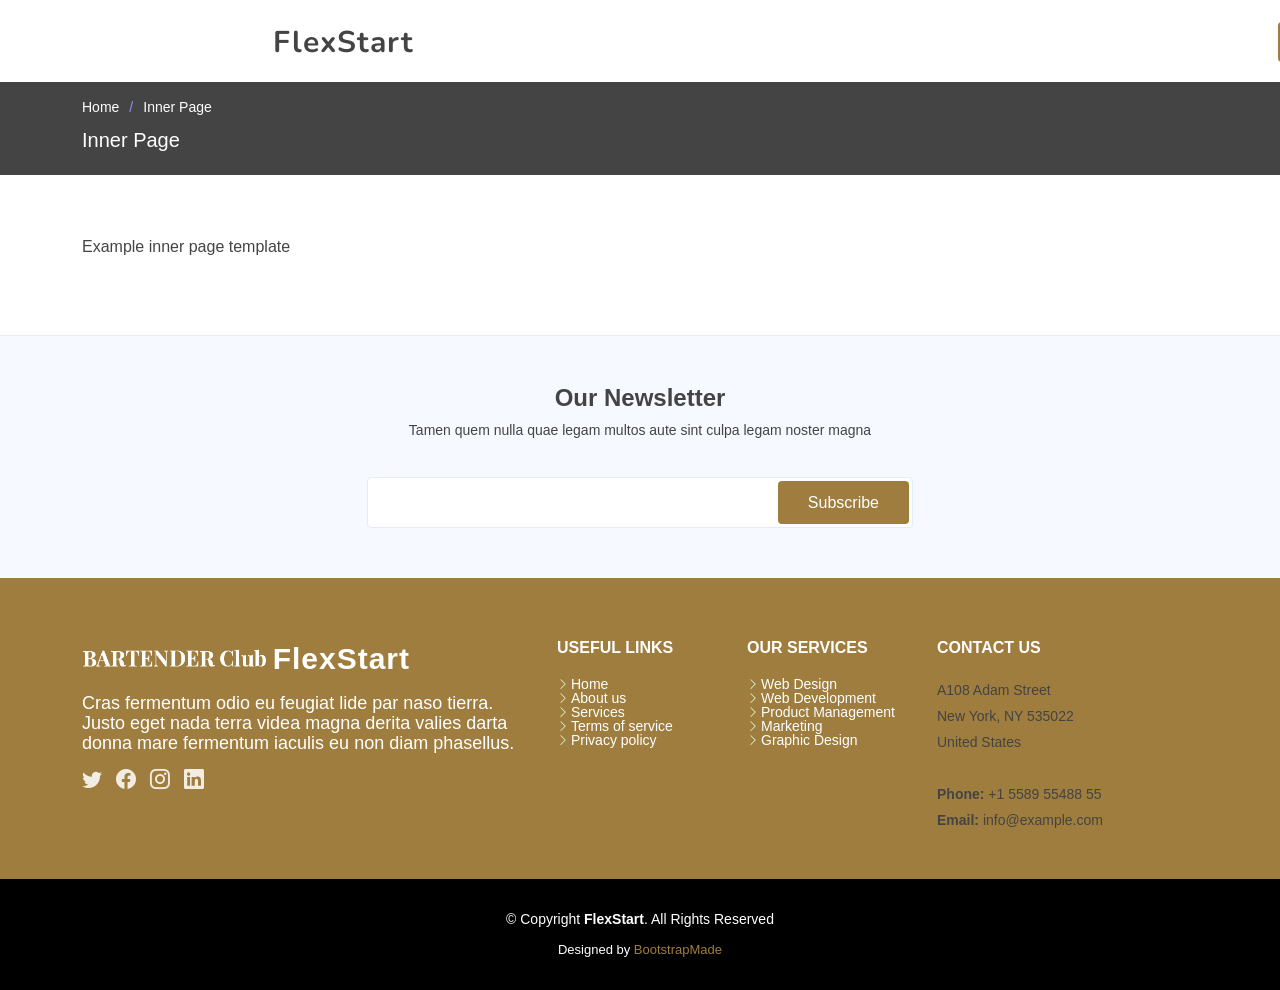
<file: inner-page.html>
<!DOCTYPE html>
<html lang="en">

<head>
  <meta charset="utf-8">
  <meta content="width=device-width, initial-scale=1.0" name="viewport">

  <title>Inner Page - FlexStart Bootstrap Template</title>
  <meta content="" name="description">
  <meta content="" name="keywords">

  <!-- Favicons -->
  <link href="assets/img/favicon.png" rel="icon">
  <link href="assets/img/apple-touch-icon.png" rel="apple-touch-icon">

  <!-- Google Fonts -->
  <link href="https://fonts.googleapis.com/css?family=Open+Sans:300,300i,400,400i,600,600i,700,700i|Nunito:300,300i,400,400i,600,600i,700,700i|Poppins:300,300i,400,400i,500,500i,600,600i,700,700i" rel="stylesheet">

  <!-- Vendor CSS Files -->
  <link href="assets/vendor/aos/aos.css" rel="stylesheet">
  <link href="assets/vendor/bootstrap/css/bootstrap.min.css" rel="stylesheet">
  <link href="assets/vendor/bootstrap-icons/bootstrap-icons.css" rel="stylesheet">
  <link href="assets/vendor/glightbox/css/glightbox.min.css" rel="stylesheet">
  <link href="assets/vendor/remixicon/remixicon.css" rel="stylesheet">
  <link href="assets/vendor/swiper/swiper-bundle.min.css" rel="stylesheet">

  <!-- Template Main CSS File -->
  <link href="assets/css/style.css" rel="stylesheet">

  <!-- =======================================================
  * Template Name: FlexStart
  * Updated: Sep 18 2023 with Bootstrap v5.3.2
  * Template URL: https://bootstrapmade.com/flexstart-bootstrap-startup-template/
  * Author: BootstrapMade.com
  * License: https://bootstrapmade.com/license/
  ======================================================== -->
</head>

<body>

  <!-- ======= Header ======= -->
  <header id="header" class="header fixed-top">
    <div class="container-fluid container-xl d-flex align-items-center justify-content-between">

      <a href="index.html" class="logo d-flex align-items-center">
        <img src="assets/img/logo.png" alt="">
        <span>FlexStart</span>
      </a>

      <nav id="navbar" class="navbar">
        <ul>
          <li><a class="nav-link scrollto " href="#hero">Home</a></li>
          <li><a class="nav-link scrollto" href="#about">About</a></li>
          <li><a class="nav-link scrollto" href="#services">Services</a></li>
          <li><a class="nav-link scrollto" href="#portfolio">Portfolio</a></li>
          <li><a class="nav-link scrollto" href="#team">Team</a></li>
          <li><a href="blog.html">Blog</a></li>
          <li class="dropdown"><a href="#"><span>Drop Down</span> <i class="bi bi-chevron-down"></i></a>
            <ul>
              <li><a href="#">Drop Down 1</a></li>
              <li class="dropdown"><a href="#"><span>Deep Drop Down</span> <i class="bi bi-chevron-right"></i></a>
                <ul>
                  <li><a href="#">Deep Drop Down 1</a></li>
                  <li><a href="#">Deep Drop Down 2</a></li>
                  <li><a href="#">Deep Drop Down 3</a></li>
                  <li><a href="#">Deep Drop Down 4</a></li>
                  <li><a href="#">Deep Drop Down 5</a></li>
                </ul>
              </li>
              <li><a href="#">Drop Down 2</a></li>
              <li><a href="#">Drop Down 3</a></li>
              <li><a href="#">Drop Down 4</a></li>
            </ul>
          </li>

          <li class="dropdown megamenu"><a href="#"><span>Mega Menu</span> <i class="bi bi-chevron-down"></i></a>
            <ul>
              <li>
                <a href="#">Column 1 link 1</a>
                <a href="#">Column 1 link 2</a>
                <a href="#">Column 1 link 3</a>
              </li>
              <li>
                <a href="#">Column 2 link 1</a>
                <a href="#">Column 2 link 2</a>
                <a href="#">Column 3 link 3</a>
              </li>
              <li>
                <a href="#">Column 3 link 1</a>
                <a href="#">Column 3 link 2</a>
                <a href="#">Column 3 link 3</a>
              </li>
              <li>
                <a href="#">Column 4 link 1</a>
                <a href="#">Column 4 link 2</a>
                <a href="#">Column 4 link 3</a>
              </li>
            </ul>
          </li>

          <li><a class="nav-link scrollto" href="#contact">Contact</a></li>
          <li><a class="getstarted scrollto" href="#about">Get Started</a></li>
        </ul>
        <i class="bi bi-list mobile-nav-toggle"></i>
      </nav><!-- .navbar -->

    </div>
  </header><!-- End Header -->

  <main id="main">

    <!-- ======= Breadcrumbs ======= -->
    <section class="breadcrumbs">
      <div class="container">

        <ol>
          <li><a href="index.html">Home</a></li>
          <li>Inner Page</li>
        </ol>
        <h2>Inner Page</h2>

      </div>
    </section><!-- End Breadcrumbs -->

    <section class="inner-page">
      <div class="container">
        <p>
          Example inner page template
        </p>
      </div>
    </section>

  </main><!-- End #main -->

  <!-- ======= Footer ======= -->
  <footer id="footer" class="footer">

    <div class="footer-newsletter">
      <div class="container">
        <div class="row justify-content-center">
          <div class="col-lg-12 text-center">
            <h4>Our Newsletter</h4>
            <p>Tamen quem nulla quae legam multos aute sint culpa legam noster magna</p>
          </div>
          <div class="col-lg-6">
            <form action="" method="post">
              <input type="email" name="email"><input type="submit" value="Subscribe">
            </form>
          </div>
        </div>
      </div>
    </div>

    <div class="footer-top">
      <div class="container">
        <div class="row gy-4">
          <div class="col-lg-5 col-md-12 footer-info">
            <a href="index.html" class="logo d-flex align-items-center">
              <img src="assets/img/logo.png" alt="">
              <span>FlexStart</span>
            </a>
            <p>Cras fermentum odio eu feugiat lide par naso tierra. Justo eget nada terra videa magna derita valies darta donna mare fermentum iaculis eu non diam phasellus.</p>
            <div class="social-links mt-3">
              <a href="#" class="twitter"><i class="bi bi-twitter"></i></a>
              <a href="#" class="facebook"><i class="bi bi-facebook"></i></a>
              <a href="#" class="instagram"><i class="bi bi-instagram"></i></a>
              <a href="#" class="linkedin"><i class="bi bi-linkedin"></i></a>
            </div>
          </div>

          <div class="col-lg-2 col-6 footer-links">
            <h4>Useful Links</h4>
            <ul>
              <li><i class="bi bi-chevron-right"></i> <a href="#">Home</a></li>
              <li><i class="bi bi-chevron-right"></i> <a href="#">About us</a></li>
              <li><i class="bi bi-chevron-right"></i> <a href="#">Services</a></li>
              <li><i class="bi bi-chevron-right"></i> <a href="#">Terms of service</a></li>
              <li><i class="bi bi-chevron-right"></i> <a href="#">Privacy policy</a></li>
            </ul>
          </div>

          <div class="col-lg-2 col-6 footer-links">
            <h4>Our Services</h4>
            <ul>
              <li><i class="bi bi-chevron-right"></i> <a href="#">Web Design</a></li>
              <li><i class="bi bi-chevron-right"></i> <a href="#">Web Development</a></li>
              <li><i class="bi bi-chevron-right"></i> <a href="#">Product Management</a></li>
              <li><i class="bi bi-chevron-right"></i> <a href="#">Marketing</a></li>
              <li><i class="bi bi-chevron-right"></i> <a href="#">Graphic Design</a></li>
            </ul>
          </div>

          <div class="col-lg-3 col-md-12 footer-contact text-center text-md-start">
            <h4>Contact Us</h4>
            <p>
              A108 Adam Street <br>
              New York, NY 535022<br>
              United States <br><br>
              <strong>Phone:</strong> +1 5589 55488 55<br>
              <strong>Email:</strong> info@example.com<br>
            </p>

          </div>

        </div>
      </div>
    </div>

    <div class="container">
      <div class="copyright">
        &copy; Copyright <strong><span>FlexStart</span></strong>. All Rights Reserved
      </div>
      <div class="credits">
        <!-- All the links in the footer should remain intact. -->
        <!-- You can delete the links only if you purchased the pro version. -->
        <!-- Licensing information: https://bootstrapmade.com/license/ -->
        <!-- Purchase the pro version with working PHP/AJAX contact form: https://bootstrapmade.com/flexstart-bootstrap-startup-template/ -->
        Designed by <a href="https://bootstrapmade.com/">BootstrapMade</a>
      </div>
    </div>
  </footer><!-- End Footer -->

  <a href="#" class="back-to-top d-flex align-items-center justify-content-center"><i class="bi bi-arrow-up-short"></i></a>

  <!-- Vendor JS Files -->
  <script src="assets/vendor/purecounter/purecounter_vanilla.js"></script>
  <script src="assets/vendor/aos/aos.js"></script>
  <script src="assets/vendor/bootstrap/js/bootstrap.bundle.min.js"></script>
  <script src="assets/vendor/glightbox/js/glightbox.min.js"></script>
  <script src="assets/vendor/isotope-layout/isotope.pkgd.min.js"></script>
  <script src="assets/vendor/swiper/swiper-bundle.min.js"></script>
  <script src="assets/vendor/php-email-form/validate.js"></script>

  <!-- Template Main JS File -->
  <script src="assets/js/main.js"></script>

</body>

</html>
</file>
<file: assets/css/style.css>
/**
* Template Name: FlexStart
* Updated: Aug 30 2023 with Bootstrap v5.3.1
* Template URL: https://bootstrapmade.com/flexstart-bootstrap-startup-template/
* Author: BootstrapMade.com
* License: https://bootstrapmade.com/license/
*/

/*--------------------------------------------------------------
# General
--------------------------------------------------------------*/
:root {
  scroll-behavior: smooth;
}

body {
  font-family: "Russo One", sans-serif;
  color: #444444;
  font-weight: 400;
  
}

.titulo-hero,
.segundo {
color: white !important;
}

.titulo-hero-detalle, h1 {
  color: white !important;
  font-family: "Russo One", sans-serif;
  font-weight: 400;
  font-size: 50px !important;
}

.new, h2 {
font-family:'Bricolage Grotesque', sans-serif !important;
font-weight: 400;
  font-size: 20px !important;
  color: white !important;
  padding-top:-10px;
}

.parrafito {
  font-family:'Bricolage Grotesque', sans-serif !important;
font-weight: 400;
  font-size: 20px !important;
  color: white !important;
  padding-top:10px;
  line-height: 26px;
}

.money {
  font-family:"Russo One", sans-serif !important;
font-weight: 400;
  font-size: 28px !important;
  color: white !important;
  padding-bottom:-10px;
  margin-bottom:-10px;
}

.segundo {
  font-family:'Bricolage Grotesque', sans-serif !important;
  }

.titulo-hero {
  font-family: "Russo One", sans-serif !important;
}


a {
  color: #9f7d3e;
  text-decoration: none;
}

a:hover {
  color: #cc9933;
  text-decoration: none;
}

h1,
h2,
h3,
h4,
h5,
h6 {
  font-family: "Bricolage Grotesque", sans-serif;
}

/*--------------------------------------------------------------
# Sections
--------------------------------------------------------------*/



#contacto {
  position: center;

}

.final {
  position: right;
}
section {
  padding: 60px 0;
  overflow: hidden;
}

.section-header {
  text-align: center;
  padding-bottom: 40px;
}

.testimonials {
  padding-top: 120px;
  padding-bottom: 40px;
}

.portfolio {
  margin-top: 200px;
  padding-top: 140px;
  padding-bottom: 40px;
}
.section-header h2 {
  font-size: 13px;
  letter-spacing: 1px;
  font-weight: 700;
  margin: 0;
  color: #9f7d3e;
  text-transform: uppercase;

}

.section-header h4 {
color: #444444;
font-family: "Bricolage Grotesque", sans-serif !important;
font-size: 20px;
font-style: normal;
font-weight: 500;
line-height: normal;
margin: 5px;
}


.box {
  color: #444444;
  font-family: "Bricolage Grotesque", sans-serif !important;
  font-size: 18px;
  font-style: normal;
  font-weight: 500;
  line-height: normal;
  margin: 5px;
  }

.features  {
  padding-bottom: 20px !important;
}

.section-header p {
  margin: 10px 0 0 0;
  padding: 0;
  font-size: 38px;
  line-height: 42px;
  font-weight: 400;
  color: #444444;
}

.pricing .section-header p  {
  margin: 10px 0 0 0;
  padding: 0;
  font-size: 38px;
  line-height: 42px;
  font-weight: 400;
  color: #ffffff !important;
}
.testimonials .section-header p  {
  margin: 10px 0 0 0;
  padding: 0;
  font-size: 38px;
  line-height: 42px;
  font-weight: 400;
  color: #ffffff !important;
}

.pricing .section-header h4  {
 
  color: #ffffff !important;
}
@media (max-width: 768px) {
  .section-header p {
    font-size: 28px;
    line-height: 32px;
  }
}

/*--------------------------------------------------------------
# Breadcrumbs
--------------------------------------------------------------*/
.breadcrumbs {
  padding: 15px 0;
  background: #444444;
  min-height: 40px;
  margin-top: 82px;
  color: #fff;
}

@media (max-width: 992px) {
  .breadcrumbs {
    margin-top: 57px;
  }
}

.breadcrumbs h2 {
  font-size: 28px;
  font-weight: 500;
}

.breadcrumbs ol {
  display: flex;
  flex-wrap: wrap;
  list-style: none;
  padding: 0 0 10px 0;
  margin: 0;
  font-size: 14px;
}

.breadcrumbs ol a {
  color: #fff;
  transition: 0.3s;
}

.breadcrumbs ol a:hover {
  text-decoration: underline;
}

.breadcrumbs ol li+li {
  padding-left: 10px;
}

.breadcrumbs ol li+li::before {
  display: inline-block;
  padding-right: 10px;
  color: #8894f6;
  content: "/";
}

/*--------------------------------------------------------------
# Back to top button
--------------------------------------------------------------*/
.back-to-top {
  position: fixed;
  visibility: hidden;
  opacity: 0;
  right: 15px;
  bottom: 15px;
  z-index: 99999;
  background: #9f7d3e;
  width: 40px;
  height: 40px;
  border-radius: 4px;
  transition: all 0.4s;
}

.back-to-top i {
  font-size: 24px;
  color: #fff;
  line-height: 0;
}

.back-to-top:hover {
  background: #cc9933;
  color: #fff;
}

.back-to-top.active {
  visibility: visible;
  opacity: 1;
}

/*--------------------------------------------------------------
# Disable aos animation delay on mobile devices
--------------------------------------------------------------*/
@media screen and (max-width: 768px) {
  [data-aos-delay] {
    transition-delay: 0 !important;
  }
}

/*--------------------------------------------------------------
# Header
--------------------------------------------------------------*/
.header {
  transition: all 0.5s;
  z-index: 997;
  padding: 20px 0;
}

.header.header-scrolled {
  background: #000000;
  padding: 15px 0;
  box-shadow: 0px 2px 20px rgba(1, 41, 112, 0.1);
}

.header .logo {
  line-height: 0;
}

.header .logo img {
  max-height: 40px;
  margin-right: 6px;
}

.header .logo span {
  font-size: 30px;
  font-weight: 700;
  letter-spacing: 1px;
  color: #444444;
  font-family: "Nunito", sans-serif;
  margin-top: 3px;
}

/*--------------------------------------------------------------
# Navigation Menu
--------------------------------------------------------------*/
/**
* Desktop Navigation 
*/
.navbar {
  padding: 0;
}

.navbar ul {
  margin: 0;
  padding: 0;
  display: flex;
  list-style: none;
  align-items: center;
}

.navbar li {
  position: relative;
}

.navbar a,
.navbar a:focus {
  display: flex;
  align-items: center;
  justify-content: space-between;
  padding: 10px 0 10px 30px;
  font-family: "Bricolage Grotesque", sans-serif !important;
  font-size: 16px;
  font-weight: 700;
  color: #ffffff;
  white-space: nowrap;
  transition: 0.3s;
}

.navbar a i,
.navbar a:focus i {
  font-size: 12px;
  line-height: 0;
  margin-left: 5px;
}

.navbar a:hover,
.navbar .active,
.navbar .active:focus,
.navbar li:hover>a {
  color: darkgoldenrod;
}

.navbar .getstarted,
.navbar .getstarted:focus {
  background: #9f7d3e;
  padding: 8px 20px;
  margin-left: 30px;
  border-radius: 4px;
  color: #fff;
}

.navbar .getstarted:hover,
.navbar .getstarted:focus:hover {
  color: #fff;
  background: #5969f3;
}

.navbar .dropdown ul {
  display: block;
  position: absolute;
  left: 14px;
  top: calc(100% + 30px);
  margin: 0;
  padding: 10px 0;
  z-index: 99;
  opacity: 0;
  visibility: hidden;
  background: #fff;
  box-shadow: 0px 0px 30px rgba(127, 137, 161, 0.25);
  transition: 0.3s;
  border-radius: 4px;
}

.navbar .dropdown ul li {
  min-width: 200px;
}

.navbar .dropdown ul a {
  padding: 10px 20px;
  font-size: 15px;
  text-transform: none;
  font-weight: 600;
}

.navbar .dropdown ul a i {
  font-size: 12px;
}

.navbar .dropdown ul a:hover,
.navbar .dropdown ul .active:hover,
.navbar .dropdown ul li:hover>a {
  color: #9f7d3e;
}

.navbar .dropdown:hover>ul {
  opacity: 1;
  top: 100%;
  visibility: visible;
}

.navbar .megamenu {
  position: static;
}

.navbar .megamenu ul {
  margin-top: 5px;
  right: 0;
  padding: 10px;
  display: flex;
}

.navbar .megamenu ul li {
  flex: 1;
}

.navbar .megamenu ul li a,
.navbar .megamenu ul li:hover>a {
  color: #9f7d3e;
}

.navbar .megamenu ul li a:hover,
.navbar .megamenu ul li .active,
.navbar .megamenu ul li .active:hover {
  color: #cc9933;
}

.navbar .dropdown .dropdown ul {
  top: 0;
  left: calc(100% - 30px);
  visibility: hidden;
}

.navbar .dropdown .dropdown:hover>ul {
  opacity: 1;
  top: 0;
  left: 100%;
  visibility: visible;
}

@media (max-width: 1366px) {
  .navbar .dropdown .dropdown ul {
    left: -90%;
  }

  .navbar .dropdown .dropdown:hover>ul {
    left: -100%;
  }
}

/**
* Mobile Navigation 
*/
.mobile-nav-toggle {
  color: #444444;
  font-size: 28px;
  cursor: pointer;
  display: none;
  line-height: 0;
  transition: 0.5s;
}

.mobile-nav-toggle.bi-x {
  color: #fff;
}

@media (max-width: 1200px) {
  .mobile-nav-toggle {
    display: block;
  }

  .navbar ul {
    display: none;
  }
}

.navbar-mobile {
  position: fixed;
  overflow: hidden;
  top: 0;
  right: 0;
  left: 0;
  bottom: 0;
  background: rgba(1, 22, 61, 0.9);
  transition: 0.3s;
}

.navbar-mobile .mobile-nav-toggle {
  position: absolute;
  top: 15px;
  right: 15px;
}

.navbar-mobile ul {
  display: block;
  position: absolute;
  top: 55px;
  right: 15px;
  bottom: 15px;
  left: 15px;
  padding: 10px 0;
  border-radius: 10px;
  background-color: #fff;
  overflow-y: auto;
  transition: 0.3s;
}

.navbar-mobile a,
.navbar-mobile a:focus {
  padding: 10px 20px;
  font-size: 15px;
  color: #444444;
}

.navbar-mobile a:hover,
.navbar-mobile .active,
.navbar-mobile li:hover>a {
  color: #9f7d3e;
}

.navbar-mobile .getstarted,
.navbar-mobile .getstarted:focus {
  margin: 15px;
}

.navbar-mobile .dropdown ul {
  position: static;
  display: none;
  margin: 10px 20px;
  padding: 10px 0;
  z-index: 99;
  opacity: 1;
  visibility: visible;
  background: #fff;
  box-shadow: 0px 0px 30px rgba(127, 137, 161, 0.25);
}

.navbar-mobile .dropdown ul li {
  min-width: 200px;
}

.navbar-mobile .dropdown ul a {
  padding: 10px 20px;
}

.navbar-mobile .dropdown ul a i {
  font-size: 12px;
}

.navbar-mobile .dropdown ul a:hover,
.navbar-mobile .dropdown ul .active:hover,
.navbar-mobile .dropdown ul li:hover>a {
  color: #4154f1;
}

.navbar-mobile .dropdown>.dropdown-active {
  display: block;
}

/*--------------------------------------------------------------
# Hero Section
--------------------------------------------------------------*/
.hero {
  width: 100%;
  height: 100vh;
  background: url(../img/hero-bg.png) top center no-repeat;
  background-size: cover;
}

.hero h1 {
  margin: 0;
  font-size: 48px;
  font-weight: 400;
  color: #444444;
}

.hero h2 {
  color: #444444;
  margin: 15px 0 0 0;
  font-size: 26px;
}

.hero .btn-get-started {
  margin-top: 30px;
  line-height: 0;
  padding: 15px 40px;
  border-radius: 10px;
  transition: 0.5s;
  color: #fff;
  background: #cc9966;
  box-shadow: 0px 5px 30px rgba(65, 83, 241, 0);
}

.hero .btn-get-started span {
  font-family: "Bricolage Grotesque", sans-serif !important;
  font-weight: 600;
  font-size: 16px;
  letter-spacing: 1px;
}

.hero .btn-get-started i {
  margin-left: 5px;
  font-size: 18px;
  transition: 0.3s;
}

.hero .btn-get-started:hover i {
  transform: translateX(5px);
}

.hero .hero-img {
  text-align: right;
}

@media (min-width: 1024px) {
  .hero {
    background-attachment: fixed;
  }
}

@media (max-width: 991px) {
  .hero {
    height: auto;
    padding: 120px 0 60px 0;
  }

  .hero .hero-img {
    text-align: center;
    margin-top: 80px;
  }

  .hero .hero-img img {
    width: 80%;
  }
}

@media (max-width: 768px) {
  .hero {
    text-align: center;
  }

  .hero h1 {
    font-size: 32px;
  }

  .hero h2 {
    font-size: 24px;
  }

  .hero .hero-img img {
    width: 100%;
  }
}

/*--------------------------------------------------------------
# Index Page
--------------------------------------------------------------*/
/*--------------------------------------------------------------
# About
--------------------------------------------------------------*/
.about .content {
  background-color: #444444;
  padding: 40px;
 color: #ffffff;
 font-family: "Bricolage Grotesque", sans-serif;
}

.about h3 {
  font-size: 14px;
  font-weight: 700;
  color: #ffffff;
  text-transform: uppercase;
}

.about h2 {
  font-size: 28px;
  font-weight: 400;
  color: #ffffff;
  font-family: "Russo One", sans-serif;
}

.about p {
  margin: 15px 0 30px 0;
  line-height: 24px;
}

.about .btn-read-more {
  line-height: 0;
  padding: 15px 40px;
  border-radius: 10px;
  transition: 0.5s;
  color: #fff;
  background: #cc9966;
  box-shadow: 0px 5px 25px rgba(255, 255, 255, 0);
}

.about .btn-read-more span {
  font-family: "Bricolage Grotesque", sans-serif !important;
  font-weight: 600;
  font-size: 16px;
  letter-spacing: 1px;
}

.about .btn-read-more i {
  margin-left: 5px;
  font-size: 18px;
  transition: 0.3s;
}

.about .btn-read-more:hover i {
  transform: translateX(5px);
}

#about .about {
  background-color:#CC9966
}
/*--------------------------------------------------------------
# Values
--------------------------------------------------------------*/
.values .box {
  padding: 30px;
  box-shadow: 0px 0 5px rgba(1, 41, 112, 0.08);
  text-align: center;
  transition: 0.3s;
  height: 100%;
}

.values .box img {
  padding: 30px 50px;
  transition: 0.5s;
  transform: scale(1.1);
}

.values .box h3 {
  font-size: 24px;
  color: #CC9966;
  font-family: "Russo One", sans-serif !important; 
  font-variant: bold;
  font-weight: 400;
  margin-bottom: 18px;
}

.values .box:hover {
  box-shadow: 0px 0 30px rgba(1, 41, 112, 0.08);
}

.values .box:hover img {
  transform: scale(1);
}



/*--------------------------------------------------------------
# Counts
--------------------------------------------------------------*/
.counts {
  padding: 70px 0 60px;
}

.counts .count-box {
  display: flex;
  align-items: center;
  padding: 30px;
  width: 100%;
  background: #fff;
  box-shadow: 0px 0 30px rgba(1, 41, 112, 0.08);
}

.counts .count-box i {
  font-size: 42px;
  line-height: 0;
  margin-right: 20px;
  color: #4154f1;
}

.counts .count-box span {
  font-size: 36px;
  display: block;
  font-weight: 600;
  color: #0b198f;
}

.counts .count-box p {
  padding: 0;
  margin: 0;
  font-family: "Nunito", sans-serif;
  font-size: 14px;
}

/*--------------------------------------------------------------
# Features
--------------------------------------------------------------*/

.features .feature-box {
  padding: 24px 20px;
  box-shadow: 0px 0 30px rgba(1, 41, 112, 0.08);
  transition: 0.3s;
  height: 100%;
}

.features .feature-box h3 {
  font-size: 18px;
  color: #444444;
  font-weight: 700;
  margin: 0;
}

.features .feature-box i {
  line-height: 0;
  background: #ecf3ff;
  padding: 4px;
  margin-right: 10px;
  font-size: 24px;
  border-radius: 3px;
  transition: 0.3s;
}

.features .feature-box:hover i {
  background: #13A7BE;
  color: #fff;
}

.features .feture-tabs {
  margin-top: 1px;
  margin-bottom: 80px;
}

.features .feture-tabs h3 {
  color: #444444;
  font-weight: 400;
  font-size: 30px;
  margin-bottom: 10px;
  font-family: "Russo One", sans-serif !important;

}

@media (max-width: 768px) {
  .features .feture-tabs h3 {
    font-size: 28px;
  }
}

.features .feture-tabs .nav-pills {
  border-bottom: 1px solid #eee;
}

.features .feture-tabs .nav-link {
  background: none;
  text-transform: uppercase;
  font-size: 15px;
  font-weight: 400;
  color: #CC9966;
  padding: 12px 0;
  margin-right: 25px;
  margin-bottom: -2px;
  border-radius: 0;
}

.features .feture-tabs .nav-link.active {
  color: #cc9966;
  border-bottom: 3px solid #cc9966;
}

.features .feture-tabs .tab-content h4 {
  font-size: 18px;
  margin: 0;
  font-weight: 700;
  color: #CC9966;
  font-family: "Bricolage Grotesque", sans-serif !important;
}

.features .feture-tabs .tab-content i {
  font-size: 24px;
  line-height: 0;
  margin-right: 8px;
  color: #CC9966;
}

.features .tab-content {
  font-size: 20px;
  font-family: "Bricolage Grotesque", sans-serif !important;
  color: #444444;
  font-weight: 400;
}
.features .feature-icons {
  margin-top: 120px;
}

.features .feature-icons h3 {
  color: #000000;
  font-weight: 700;
  font-size: 32px;
  margin-bottom: 20px;
  text-align: center;
}

@media (max-width: 768px) {
  .features .feature-icons h3 {
    font-size: 28px;
  }
}

.features .feature-icons .content .icon-box {
  display: flex;
}

.features .feature-icons .content .icon-box h4 {
  font-size: 20px;
  font-weight: 700;
  margin: 0 0 10px 0;
  color: #444444;
}

.features .feature-icons .content .icon-box i {
  font-size: 44px;
  line-height: 44px;
  color: #0245bc;
  margin-right: 15px;
}

.features .feature-icons .content .icon-box p {
  font-size: 15px;
  color: #848484;
}

/*--------------------------------------------------------------
# Services
--------------------------------------------------------------*/
.services .service-box {
  box-shadow: 0px 0 30px rgba(1, 41, 112, 0.08);
  height: 100%;
  padding: 60px 30px;
  text-align: center;
  transition: 0.3s;
  border-radius: 5px;
}

.services .service-box .icon {
  font-size: 36px;
  padding: 40px 20px;
  border-radius: 4px;
  position: relative;
  margin-bottom: 25px;
  display: inline-block;
  line-height: 0;
  transition: 0.3s;
}

.services .service-box h3 {
  color: #444444;
  font-weight: 700;
}

.services .service-box .read-more {
  display: inline-flex;
  align-items: center;
  justify-content: center;
  font-weight: 600;
  font-size: 16px;
  padding: 8px 20px;
}

.services .service-box .read-more i {
  line-height: 0;
  margin-left: 5px;
  font-size: 18px;
}

.services .service-box.blue {
  border-bottom: 3px solid #2db6fa;
}

.services .service-box.blue .icon {
  color: #2db6fa;
  background: #dbf3fe;
}

.services .service-box.blue .read-more {
  color: #2db6fa;
}

.services .service-box.blue:hover {
  background: #2db6fa;
}

.services .service-box.orange {
  border-bottom: 3px solid #f68c09;
}

.services .service-box.orange .icon {
  color: #f68c09;
  background: #fde3c4;
}

.services .service-box.orange .read-more {
  color: #f68c09;
}

.services .service-box.orange:hover {
  background: #f68c09;
}

.services .service-box.green {
  border-bottom: 3px solid #08da4e;
}

.services .service-box.green .icon {
  color: #08da4e;
  background: #cffddf;
}

.services .service-box.green .read-more {
  color: #08da4e;
}

.services .service-box.green:hover {
  background: #08da4e;
}

.services .service-box.red {
  border-bottom: 3px solid #e9222c;
}

.services .service-box.red .icon {
  color: #e9222c;
  background: #fef7f8;
}

.services .service-box.red .read-more {
  color: #e9222c;
}

.services .service-box.red:hover {
  background: #e9222c;
}

.services .service-box.purple {
  border-bottom: 3px solid #b50edf;
}

.services .service-box.purple .icon {
  color: #b50edf;
  background: #f8e4fd;
}

.services .service-box.purple .read-more {
  color: #b50edf;
}

.services .service-box.purple:hover {
  background: #b50edf;
}

.services .service-box.pink {
  border-bottom: 3px solid #CC9966;
}

.services .service-box.pink .icon {
  color: #CC9966;
  background: #feecf7;
}

.services .service-box.pink .read-more {
  color: #CC9966;
}

.services .service-box.pink:hover {
  background: #CC9966;
}

.services .service-box:hover h3,
.services .service-box:hover p,
.services .service-box:hover .read-more {
  color: #fff;
}

.services .service-box:hover .icon {
  background: #fff;
}

/*--------------------------------------------------------------
# Pricing
--------------------------------------------------------------*/
.pricing .box {
  padding: 40px 20px;
  background: #fff;
  text-align: center;
  box-shadow: 0px 0 30px rgba(1, 41, 112, 0.08);
  border-radius: 4px;
  position: relative;
  overflow: hidden;
  transition: 0.3s;
}

.pricing .box:hover {
  transform: scale(1.1);
  box-shadow: 0px 0 30px rgba(1, 41, 112, 0.1);
}

.pricing h3 {
  font-weight: 700;
  font-size: 22px;
  margin-bottom: 15px;
  
}


.pricing .price {
  font-size: 36px;
  color: darkgoldenrod;
  font-weight: 400;
  font-family: "Russo One", sans-serif;
}

.pricing .price sup {
  font-size: 20px;
  top: -15px;
  left: -3px;
}

.pricing .price span {
  color: #bababa;
  font-size: 16px;
  font-weight: 300;
}

.pricing img {
  padding: 5px 15px;
}

.pricing ul {
  padding: 0;
  list-style: none;
  color: #444444;
  text-align: center;
  line-height: 26px;
  font-size: 16px;
  margin-bottom: 25px;
}

.pricing ul li {
  padding-bottom: 5px;
}

.pricing ul .na {
  color: #ccc;
  text-decoration: line-through;
}

.pricing .btn-buy {
  display: inline-block;
  padding: 8px 40px 10px 40px;
  border-radius: 50px;
  color: #cc9933;
  transition: none;
  font-size: 16px;
  font-weight: 400;
  font-family: "Bricolage Grotesque", sans-serif;
  font-weight: 600;
  transition: 0.3s;
  border: 1px solid #cc9933;
}

.pricing .btn-buy:hover {
  background: #cc9966;
  color: #fff;
}

.pricing .featured {
  width: 200px;
  position: absolute;
  top: 18px;
  right: -68px;
  transform: rotate(45deg);
  z-index: 1;
  font-size: 14px;
  padding: 1px 0 3px 0;
  background: darkorange;
  color: #fff;
}

.pricing {
  width: 100%;
  height: 100vh;
  background: url(../img/hero-bg12.png) top center no-repeat;
  padding-bottom: 700px;
  background-size: cover;
  
}
 
#pricing {
  margin-top: 1px;
  margin-bottom: 10px;

}

 .fin {
      padding-bottom: 20px; 
    
    }


/*--------------------------------------------------------------
# F.A.Q
--------------------------------------------------------------*/
.faq .accordion-collapse {
  border: 0;
}

.faq .accordion-button {
  padding: 15px 15px 20px 0;
  font-weight: 600;
  border: 0;
  font-size: 18px;
  color: #ffffff;
  text-align: left;
  background-color: #9f7d3e;
}

.faq .accordion-button:focus {
  box-shadow: none;
  
}

.faq .accordion-button:not(.collapsed) {
  background: none;
  color: #ffffff;
  border-bottom: 0;
}

.faq .accordion-header {
  background-color: #9f7d3e;
}

.faq .accordion-body {
  padding: 0 0 25px 0;
  border: 0;
  background-color: #9f7d3e;
  font-family: "Bricolage Grotesque", sans-serif !important;
  font-weight: 400;
  color: #ffffff;
  padding-top: -5px;
}
.faq {
  width: 100%;
    background: url(../img/fondo%20negro.png) top center no-repeat;
    background-size: cover;
  }
  
.faq .section-header p {
  color: #ffffff;
}
/*--------------------------------------------------------------
# Portfolio
--------------------------------------------------------------*/
.portfolio #portfolio-flters {
  padding: 0;
  margin: 0 auto 25px auto;
  list-style: none;
  text-align: center;
  background: white;
  border-radius: 50px;
  padding: 2px 15px;
  font-family: "Bricolage Grotesque", sans-serif !important;
}

.portfolio #portfolio-flters li {
  cursor: pointer;
  display: inline-block;
  padding: 8px 20px 10px 20px;
  font-size: 15px;
  font-weight: 600;
  line-height: 1;
  color: #444444;
  margin: 0 4px 8px 4px;
  transition: 0.3s;
  border-radius: 50px;
  border: 1px solid #fff;
}

.portfolio #portfolio-flters li:hover,
.portfolio #portfolio-flters li.filter-active {
  color: #444444;
  border-color: #28044C;
  
}

.portfolio #portfolio-flters li:last-child {
  margin-right: 0;
}

.portfolio .portfolio-wrap {
  transition: 0.3s;
  position: relative;
  overflow: hidden;
  z-index: 1;
  background: rgba(255, 255, 255, 0.75);
}

.portfolio .portfolio-wrap::before {
  content: "";
  background: rgba(146, 241, 254, 0.75);
  position: absolute;
  left: 30px;
  right: 30px;
  top: 30px;
  bottom: 30px;
  transition: all ease-in-out 0.3s;
  z-index: 2;
  opacity: 0;
}

.portfolio .portfolio-wrap img {
  transition: 1s;
}

.portfolio .portfolio-wrap .portfolio-info {
  opacity: 0;
  position: absolute;
  top: 0;
  left: 0;
  right: 0;
  bottom: 0;
  text-align: center;
  z-index: 3;
  transition: all ease-in-out 0.3s;
  display: flex;
  flex-direction: column;
  justify-content: center;
  align-items: center;
}

.portfolio .portfolio-wrap .portfolio-info::before {
  display: block;
  content: "";
  width: 48px;
  height: 48px;
  position: absolute;
  top: 35px;
  left: 35px;
  border-top: 3px solid rgba(1, 41, 112, 0.2);
  border-left: 3px solid rgba(1, 41, 112, 0.2);
  transition: all 0.5s ease 0s;
  z-index: 9994;
}

.portfolio .portfolio-wrap .portfolio-info::after {
  display: block;
  content: "";
  width: 48px;
  height: 48px;
  position: absolute;
  bottom: 35px;
  right: 35px;
  border-bottom: 3px solid rgba(1, 41, 112, 0.2);
  border-right: 3px solid rgba(1, 41, 112, 0.2);
  transition: all 0.5s ease 0s;
  z-index: 9994;
}

.portfolio .portfolio-wrap .portfolio-info h4 {
  font-size: 20px;
  color: #444444;
  font-weight: 700;
}

.portfolio .portfolio-wrap .portfolio-info p {
  color: #444444;
  font-weight: 600;
  font-size: 14px;
  text-transform: uppercase;
  padding: 0;
  margin: 0;
}

.portfolio .portfolio-wrap .portfolio-links {
  text-align: center;
  z-index: 4;
}

.portfolio .portfolio-wrap .portfolio-links a {
  color: #fff;
  background: #444444;
  margin: 10px 2px;
  width: 36px;
  height: 36px;
  display: inline-flex;
  align-items: center;
  justify-content: center;
  border-radius: 50%;
  transition: 0.3s;
}

.portfolio .portfolio-wrap .portfolio-links a i {
  font-size: 24px;
  line-height: 0;
}

.portfolio .portfolio-wrap .portfolio-links a:hover {
  background: #444444;
}

.portfolio .portfolio-wrap:hover img {
  transform: scale(1.1);
}

.portfolio .portfolio-wrap:hover::before {
  top: 0;
  left: 0;
  right: 0;
  bottom: 0;
  opacity: 1;
}

.portfolio .portfolio-wrap:hover .portfolio-info {
  opacity: 1;
}

.portfolio .portfolio-wrap:hover .portfolio-info::before {
  top: 15px;
  left: 15px;
}

.portfolio .portfolio-wrap:hover .portfolio-info::after {
  bottom: 15px;
  right: 15px;
}

.portfolio {
  margin-top: 70px;
  margin-bottom: 130px;
  padding: 2px 15px;
}
/*--------------------------------------------------------------
# Portfolio Details
--------------------------------------------------------------*/
.portfolio-details {
  padding-top: 40px;
  padding-bottom: 100px;
}

.portfolio-details .portfolio-details-slider img {
  width: 100%;
}

.portfolio-details .portfolio-details-slider .swiper-pagination {
  margin-top: 20px;
  position: relative;
}

.portfolio-details .portfolio-details-slider .swiper-pagination .swiper-pagination-bullet {
  width: 12px;
  height: 12px;
  background-color: #fff;
  opacity: 1;
  border: 1px solid #4154f1;
}

.portfolio-details .portfolio-details-slider .swiper-pagination .swiper-pagination-bullet-active {
  background-color: #4154f1;
}

.portfolio-details .portfolio-info {
  padding: 30px;
  box-shadow: 0px 0 30px rgba(1, 41, 112, 0.08);
}

.portfolio-details .portfolio-info h3 {
  font-size: 22px;
  font-weight: 700;
  margin-bottom: 20px;
  padding-bottom: 20px;
  border-bottom: 1px solid #eee;
}

.portfolio-details .portfolio-info ul {
  list-style: none;
  padding: 0;
  font-size: 15px;
}

.portfolio-details .portfolio-info ul li+li {
  margin-top: 10px;
}

.portfolio-details .portfolio-description {
  padding-top: 30px;
}

.portfolio-details .portfolio-description h2 {
  font-size: 26px;
  font-weight: 700;
  margin-bottom: 20px;
}

.portfolio-details .portfolio-description p {
  padding: 0;
}

/*--------------------------------------------------------------
# Testimonials
--------------------------------------------------------------*/
.testimonials .testimonial-item {
  box-sizing: content-box;
  padding: 30px;
  margin: 40px 30px;
  box-shadow: 0px 0 20px rgba(1, 41, 112, 0.1);
  background: #fff;
  min-height: 320px;
  display: flex;
  flex-direction: column;
  text-align: center;
  transition: 0.3s;
}

.testimonials .testimonial-item .stars {
  margin-bottom: 15px;
}

.testimonials .testimonial-item .stars i {
  color: #ffc107;
  margin: 0 1px;
}

.testimonials .testimonial-item .testimonial-img {
  width: 90px;
  border-radius: 50%;
  border: 4px solid #fff;
  margin: 0 auto;
}

.testimonials .testimonial-item h3 {
  font-size: 18px;
  font-weight: 800;
  margin: 10px 0 5px 0;
  color: #CC9966;
}

.testimonials .testimonial-item h4 {
  font-size: 14px;
  color: #999;
  margin: 0;
}

.testimonials .testimonial-item p {
  font-style: italic;
  margin: 0 auto 15px auto;
}

.testimonials .swiper-pagination {
  margin-top: 20px;
  position: relative;
}

.testimonials .swiper-pagination .swiper-pagination-bullet {
  width: 12px;
  height: 12px;
  background-color: #cc9933;
  opacity: 1;
  border: 1px solid #ffffff;
}

.testimonials .swiper-pagination .swiper-pagination-bullet-active {
  background-color: #ffffff;
}

.testimonials .swiper-slide {
  opacity: 0.3;
}

@media (max-width: 1199px) {
  .testimonials .swiper-slide-active {
    opacity: 1;
  }

  .testimonials .swiper-pagination {
    margin-top: 0;
  }
}

@media (min-width: 1200px) {
  .testimonials .swiper-slide-next {
    opacity: 1;
    transform: scale(1.12);
  }
}
.testimonials  {
background: url(../img/fondo%20negro.png) top center no-repeat;
margin-bottom: 90px;
padding-bottom: 90px;
}

.testimonial-item p {
font-family: "Bricolage Grotesque", sans-serif !important;
font-weight: 500;
color: #444444;
}



/*--------------------------------------------------------------
# Team
--------------------------------------------------------------*/
.team {
  background: #fff;
  padding: 60px 0;
}

.team .member {
  overflow: hidden;
  text-align: center;
  border-radius: 5px;
  background: #fff;
  box-shadow: 0px 0 30px rgba(1, 41, 112, 0.08);
  transition: 0.3s;
}

.team .member .member-img {
  position: relative;
  overflow: hidden;
}

.team .member .member-img:after {
  position: absolute;
  content: "";
  left: 0;
  bottom: 0;
  height: 100%;
  width: 100%;
  background: url(../img/team-shape.svg) no-repeat center bottom;
  background-size: contain;
  z-index: 1;
}

.team .member .social {
  position: absolute;
  right: -100%;
  top: 30px;
  opacity: 0;
  border-radius: 4px;
  transition: 0.5s;
  background: rgba(255, 255, 255, 0.3);
  z-index: 2;
}

.team .member .social a {
  transition: color 0.3s;
  color: rgba(1, 41, 112, 0.5);
  margin: 15px 12px;
  display: block;
  line-height: 0;
  text-align: center;
}

.team .member .social a:hover {
  color: rgba(1, 41, 112, 0.8);
}

.team .member .social i {
  font-size: 18px;
}

.team .member .member-info {
  padding: 10px 15px 20px 15px;
}

.team .member .member-info h4 {
  font-weight: 700;
  margin-bottom: 5px;
  font-size: 20px;
  color: #444444;
}

.team .member .member-info span {
  display: block;
  font-size: 14px;
  font-weight: 400;
  color: #aaaaaa;
}

.team .member .member-info p {
  font-style: italic;
  font-size: 14px;
  padding-top: 15px;
  line-height: 26px;
  color: #5e5e5e;
}

.team .member:hover {
  transform: scale(1.08);
  box-shadow: 0px 0 30px rgba(1, 41, 112, 0.1);
}

.team .member:hover .social {
  right: 8px;
  opacity: 1;
}

/*--------------------------------------------------------------
# Clients
--------------------------------------------------------------*/
.clients .clients-slider .swiper-slide img {
  opacity: 0.5;
  transition: 0.3s;
  
}

.clients .clients-slider .swiper-slide img:hover {
  opacity: 1;
}

.clients .clients-slider .swiper-pagination {
  margin-top: 20px;
  position: relative;
}
.clients .swiper-pagination-horizontal {
  margin-top: 40px !important;
}

.clients .clients-slider .swiper-pagination .swiper-pagination-bullet {
  width: 12px;
  height: 12px;
  background-color: #ffffff;
  opacity: 1;
  border: 1px solid #28044C;
  
}

.clients .clients-slider .swiper-pagination .swiper-pagination-bullet-active {
  background-color: #444444;
}


/*--------------------------------------------------------------
# Recent Blog Posts
--------------------------------------------------------------*/
.recent-blog-posts .post-box {
  box-shadow: 0px 0 30px rgba(1, 41, 112, 0.08);
  transition: 0.3s;
  height: 100%;
  overflow: hidden;
  padding: 30px;
  border-radius: 8px;
  position: relative;
  display: flex;
  flex-direction: column;
}

.recent-blog-posts .post-box .post-img {
  overflow: hidden;
  margin: -30px -30px 15px -30px;
  position: relative;
}

.recent-blog-posts .post-box .post-img img {
  transition: 0.5s;
}

.recent-blog-posts .post-box .post-date {
  font-size: 16px;
  font-weight: 600;
  color: rgba(1, 41, 112, 0.6);
  display: block;
  margin-bottom: 10px;
}

.recent-blog-posts .post-box .post-title {
  font-size: 24px;
  color: #444444;
  font-weight: 700;
  margin-bottom: 18px;
  position: relative;
  transition: 0.3s;
}

.recent-blog-posts .post-box .readmore {
  display: flex;
  align-items: center;
  font-weight: 600;
  line-height: 1;
  transition: 0.3s;
}

.recent-blog-posts .post-box .readmore i {
  line-height: 0;
  margin-left: 4px;
  font-size: 18px;
}

.recent-blog-posts .post-box:hover .post-title {
  color: #4154f1;
}

.recent-blog-posts .post-box:hover .post-img img {
  transform: rotate(6deg) scale(1.2);
}

/*--------------------------------------------------------------
# Contact
--------------------------------------------------------------*/
.contact .info-box {
  color: #444444;
  background: #ffffff;
  padding: 30px;
}

.contact .info-box i {
  font-size: 38px;
  line-height: 0;
  color: #4154f1;
}

.contact .info-box h3 {
  font-size: 20px;
  color: #444444;
  font-weight: 700;
  margin: 20px 0 10px 0;
}

.contact .info-box p {
  padding: 0;
  line-height: 24px;
  font-size: 14px;
  margin-bottom: 0;
}

.contact .php-email-form {
  background: #FAFBFF;
  padding: 30px;
  height: 100%;
  font-family: "Bricolage Grotesque", sans-serif !important;
  color: #9f7d3e;

}

.contact .php-email-form .error-message {
  display: none;
  color: #fff;
  background: #ed3c0d;
  text-align: left;
  padding: 15px;
  margin-bottom: 24px;
  font-weight: 600;
}

.contact .php-email-form .sent-message {
  display: none;
  color: #fff;
  background: #18d26e;
  text-align: center;
  padding: 15px;
  margin-bottom: 24px;
  font-weight: 600;
}

.contact .php-email-form .loading {
  display: none;
  background: #fff;
  text-align: center;
  padding: 15px;
  margin-bottom: 24px;
}

.contact .php-email-form .loading:before {
  content: "";
  display: inline-block;
  border-radius: 50%;
  width: 24px;
  height: 24px;
  margin: 0 10px -6px 0;
  border: 3px solid #18d26e;
  border-top-color: #eee;
  animation: animate-loading 1s linear infinite;
}

.contact .php-email-form input,
.contact .php-email-form textarea {
  border-radius: 0;
  box-shadow: none;
  font-size: 14px;
  border-radius: 0;
}

.contact .php-email-form input:focus,
.contact .php-email-form textarea:focus {
  border-color: #4154f1;
}

.contact .php-email-form input[type=text],
.contact .php-email-form input[type=email] {
  padding: 10px 15px;
}

.contact .php-email-form textarea {
  padding: 12px 15px;
}

.contact .php-email-form button[type=submit] {
  background: #444444;
  border: 0;
  padding: 10px 30px;
  color: #fff;
  transition: 0.4s;
  
  font-weight: 600;
   border-radius: 10px;
}

.contact .php-email-form button[type=submit]:hover {
  background: #cc9966;
  
}


@keyframes animate-loading {
  0% {
    transform: rotate(0deg);
  }

  100% {
    transform: rotate(360deg);
  }
}
.contact{
padding-bottom: 90px !important;
}
/*--------------------------------------------------------------
# Blog
--------------------------------------------------------------*/
.blog {
  padding: 40px 0 20px 0;
}

.blog .entry {
  padding: 30px;
  margin-bottom: 60px;
  box-shadow: 0 4px 16px rgba(0, 0, 0, 0.1);
}

.blog .entry .entry-img {
  max-height: 440px;
  margin: -30px -30px 20px -30px;
  overflow: hidden;
}

.blog .entry .entry-title {
  font-size: 28px;
  font-weight: bold;
  padding: 0;
  margin: 0 0 20px 0;
}

.blog .entry .entry-title a {
  color: #9f7d3e;
  transition: 0.3s;
}

.blog .entry .entry-title a:hover {
  color: #4154f1;
}

.blog .entry .entry-meta {
  margin-bottom: 15px;
  color: #4084fd;
}

.blog .entry .entry-meta ul {
  display: flex;
  flex-wrap: wrap;
  list-style: none;
  align-items: center;
  padding: 0;
  margin: 0;
}

.blog .entry .entry-meta ul li+li {
  padding-left: 20px;
}

.blog .entry .entry-meta i {
  font-size: 16px;
  margin-right: 8px;
  line-height: 0;
}

.blog .entry .entry-meta a {
  color: #777777;
  font-size: 14px;
  display: inline-block;
  line-height: 1;
}

.blog .entry .entry-content p {
  line-height: 24px;
}

.blog .entry .entry-content .read-more {
  -moz-text-align-last: right;
  text-align-last: right;
}

.blog .entry .entry-content .read-more a {
  display: inline-block;
  background: #4154f1;
  color: #fff;
  padding: 6px 20px;
  transition: 0.3s;
  font-size: 14px;
  border-radius: 4px;
}

.blog .entry .entry-content .read-more a:hover {
  background: #5969f3;
}

.blog .entry .entry-content h3 {
  font-size: 22px;
  margin-top: 30px;
  font-weight: bold;
}

.blog .entry .entry-content blockquote {
  overflow: hidden;
  background-color: #fafafa;
  padding: 60px;
  position: relative;
  text-align: center;
  margin: 20px 0;
}

.blog .entry .entry-content blockquote p {
  color: #444444;
  line-height: 1.6;
  margin-bottom: 0;
  font-style: italic;
  font-weight: 500;
  font-size: 22px;
}

.blog .entry .entry-content blockquote::after {
  content: "";
  position: absolute;
  left: 0;
  top: 0;
  bottom: 0;
  width: 3px;
  background-color: #444444;
  margin-top: 20px;
  margin-bottom: 20px;
}

.blog .entry .entry-footer {
  padding-top: 10px;
  border-top: 1px solid #e6e6e6;
}

.blog .entry .entry-footer i {
  color: #0d64fd;
  display: inline;
}

.blog .entry .entry-footer a {
  color: #013289;
  transition: 0.3s;
}

.blog .entry .entry-footer a:hover {
  color: #4154f1;
}

.blog .entry .entry-footer .cats {
  list-style: none;
  display: inline;
  padding: 0 20px 0 0;
  font-size: 14px;
}

.blog .entry .entry-footer .cats li {
  display: inline-block;
}

.blog .entry .entry-footer .tags {
  list-style: none;
  display: inline;
  padding: 0;
  font-size: 14px;
}

.blog .entry .entry-footer .tags li {
  display: inline-block;
}

.blog .entry .entry-footer .tags li+li::before {
  padding-right: 6px;
  color: #6c757d;
  content: ",";
}

.blog .entry .entry-footer .share {
  font-size: 16px;
}

.blog .entry .entry-footer .share i {
  padding-left: 5px;
}

.blog .entry-single {
  margin-bottom: 30px;
}

.blog .blog-author {
  padding: 20px;
  margin-bottom: 30px;
  box-shadow: 0 4px 16px rgba(0, 0, 0, 0.1);
}

.blog .blog-author img {
  width: 120px;
  margin-right: 20px;
}

.blog .blog-author h4 {
  font-weight: 600;
  font-size: 22px;
  margin-bottom: 0px;
  padding: 0;
  color: #444444;
}

.blog .blog-author .social-links {
  margin: 0 10px 10px 0;
}

.blog .blog-author .social-links a {
  color: rgba(1, 41, 112, 0.5);
  margin-right: 5px;
}

.blog .blog-author p {
  font-style: italic;
  color: #b7b7b7;
}

.blog .blog-comments {
  margin-bottom: 30px;
}

.blog .blog-comments .comments-count {
  font-weight: bold;
}

.blog .blog-comments .comment {
  margin-top: 30px;
  position: relative;
}

.blog .blog-comments .comment .comment-img {
  margin-right: 14px;
}

.blog .blog-comments .comment .comment-img img {
  width: 60px;
}

.blog .blog-comments .comment h5 {
  font-size: 16px;
  margin-bottom: 2px;
}

.blog .blog-comments .comment h5 a {
  font-weight: bold;
  color: #444444;
  transition: 0.3s;
}

.blog .blog-comments .comment h5 a:hover {
  color: #4154f1;
}

.blog .blog-comments .comment h5 .reply {
  padding-left: 10px;
  color: #444444;
}

.blog .blog-comments .comment h5 .reply i {
  font-size: 20px;
}

.blog .blog-comments .comment time {
  display: block;
  font-size: 14px;
  color: #013ca3;
  margin-bottom: 5px;
}

.blog .blog-comments .comment.comment-reply {
  padding-left: 40px;
}

.blog .blog-comments .reply-form {
  margin-top: 30px;
  padding: 30px;
  box-shadow: 0 4px 16px rgba(0, 0, 0, 0.1);
}

.blog .blog-comments .reply-form h4 {
  font-weight: bold;
  font-size: 22px;
}

.blog .blog-comments .reply-form p {
  font-size: 14px;
}

.blog .blog-comments .reply-form input {
  border-radius: 4px;
  padding: 10px 10px;
  font-size: 14px;
}

.blog .blog-comments .reply-form input:focus {
  box-shadow: none;
  border-color: #a0aaf8;
}

.blog .blog-comments .reply-form textarea {
  border-radius: 4px;
  padding: 10px 10px;
  font-size: 14px;
}

.blog .blog-comments .reply-form textarea:focus {
  box-shadow: none;
  border-color: #a0aaf8;
}

.blog .blog-comments .reply-form .form-group {
  margin-bottom: 25px;
}

.blog .blog-comments .reply-form .btn-primary {
  border-radius: 4px;
  padding: 10px 20px;
  border: 0;
  background-color: #444444;
}

.blog .blog-comments .reply-form .btn-primary:hover {
  background-color: #013289;
}

.blog .blog-pagination {
  color: #024ed5;
}

.blog .blog-pagination ul {
  display: flex;
  padding: 0;
  margin: 0;
  list-style: none;
}

.blog .blog-pagination li {
  margin: 0 5px;
  transition: 0.3s;
}

.blog .blog-pagination li a {
  color: #444444;
  padding: 7px 16px;
  display: flex;
  align-items: center;
  justify-content: center;
}

.blog .blog-pagination li.active,
.blog .blog-pagination li:hover {
  background: #4154f1;
}

.blog .blog-pagination li.active a,
.blog .blog-pagination li:hover a {
  color: #fff;
}

.blog .sidebar {
  padding: 30px;
  margin: 0 0 60px 20px;
  box-shadow: 0 4px 16px rgba(0, 0, 0, 0.1);
}

.blog .sidebar .sidebar-title {
  font-size: 20px;
  font-weight: 700;
  padding: 0 0 0 0;
  margin: 0 0 15px 0;
  color: #444444;
  position: relative;
}

.blog .sidebar .sidebar-item {
  margin-bottom: 30px;
}

.blog .sidebar .search-form form {
  background: #fff;
  border: 1px solid #ddd;
  padding: 3px 10px;
  position: relative;
}

.blog .sidebar .search-form form input[type=text] {
  border: 0;
  padding: 4px;
  border-radius: 4px;
  width: calc(100% - 40px);
}

.blog .sidebar .search-form form button {
  position: absolute;
  top: 0;
  right: 0;
  bottom: 0;
  border: 0;
  background: none;
  font-size: 16px;
  padding: 0 15px;
  margin: -1px;
  background: #4154f1;
  color: #fff;
  transition: 0.3s;
  border-radius: 0 4px 4px 0;
  line-height: 0;
}

.blog .sidebar .search-form form button i {
  line-height: 0;
}

.blog .sidebar .search-form form button:hover {
  background: #5465f2;
}

.blog .sidebar .categories ul {
  list-style: none;
  padding: 0;
}

.blog .sidebar .categories ul li+li {
  padding-top: 10px;
}

.blog .sidebar .categories ul a {
  color: #444444;
  transition: 0.3s;
}

.blog .sidebar .categories ul a:hover {
  color: #4154f1;
}

.blog .sidebar .categories ul a span {
  padding-left: 5px;
  color: #aaaaaa;
  font-size: 14px;
}

.blog .sidebar .recent-posts .post-item+.post-item {
  margin-top: 15px;
}

.blog .sidebar .recent-posts img {
  width: 80px;
  float: left;
}

.blog .sidebar .recent-posts h4 {
  font-size: 15px;
  margin-left: 95px;
  font-weight: bold;
}

.blog .sidebar .recent-posts h4 a {
  color: #444444;
  transition: 0.3s;
}

.blog .sidebar .recent-posts h4 a:hover {
  color: #4154f1;
}

.blog .sidebar .recent-posts time {
  display: block;
  margin-left: 95px;
  font-style: italic;
  font-size: 14px;
  color: #aaaaaa;
}

.blog .sidebar .tags {
  margin-bottom: -10px;
}

.blog .sidebar .tags ul {
  list-style: none;
  padding: 0;
}

.blog .sidebar .tags ul li {
  display: inline-block;
}

.blog .sidebar .tags ul a {
  color: #0257ee;
  font-size: 14px;
  padding: 6px 14px;
  margin: 0 6px 8px 0;
  border: 1px solid #d7e6ff;
  display: inline-block;
  transition: 0.3s;
}

.blog .sidebar .tags ul a:hover {
  color: #fff;
  border: 1px solid #4154f1;
  background: #4154f1;
}

.blog .sidebar .tags ul a span {
  padding-left: 5px;
  color: #a5c5fe;
  font-size: 14px;
}

/*--------------------------------------------------------------
# Footer
--------------------------------------------------------------*/
.footer {
  background: #000000;
  padding: 0 0 30px 0;
  font-size: 14px;
}

.footer .footer-newsletter {
  padding: 50px 0;
  background: #f6f9ff;
  border-top: 1px solid #e1ecff;
}

.footer .footer-newsletter h4 {
  font-size: 24px;
  margin: 0 0 10px 0;
  padding: 0;
  line-height: 1;
  font-weight: 700;
  color: #444444;
}

.footer .footer-newsletter form {
  margin-top: 20px;
  background: #fff;
  padding: 6px 10px;
  position: relative;
  border-radius: 4px;
  border: 1px solid #e1ecff;
}

.footer .footer-newsletter form input[type=email] {
  border: 0;
  padding: 8px;
  width: calc(100% - 140px);
}

.footer .footer-newsletter form input[type=submit] {
  position: absolute;
  top: 0;
  right: 0;
  bottom: 0;
  border: 0;
  background: none;
  font-size: 16px;
  padding: 0 30px;
  margin: 3px;
  background: #9f7d3e;
  color: #fff;
  transition: 0.3s;
  border-radius: 4px;
}

.footer .footer-newsletter form input[type=submit]:hover {
  background: #9f7d3e;
}

.footer .footer-top {
  background:#9f7d3e;
  background-size: contain;
  border-top: 0px solid #e1ecff;
  border-bottom: 0px solid #e1ecff;
  padding: 60px 0 30px 0;
}

@media (max-width: 992px) {
  .footer .footer-top {
    background-position: center bottom;
  }
}

.footer .footer-top .footer-info {
  margin-bottom: 30px;
}

.footer .footer-top .footer-info .logo {
  line-height: 0;
  margin-bottom: 15px;
}

.footer .footer-top .footer-info .logo img {
  max-height: 40px;
  margin-right: 6px;
}

.footer .footer-top .footer-info .logo span {
  font-size: 30px;
  font-weight: 700;
  letter-spacing: 1px;
  color: #ffffff;
  font-family: "Bricolage Grotesque", sans-serif;
  margin-top: 3px;
}

.footer .footer-top .footer-info p {
  font-size: 18px;
  color: #ffffff;
  line-height: 20px;
  margin-bottom: 0;
  font-family: "Bricolage Grotesque", sans-serif;
}

.footer .footer-top .social-links a {
  font-size: 20px;
  display: inline-block;
  color: rgba(255, 255, 255, 0.86);
  line-height: 0;
  margin-right: 10px;
  transition: 0.3s;
}

.footer .footer-top .social-links a:hover {
  color: #444444;
}

.footer .footer-top h4 {
  font-size: 16px;
  font-weight: bold;
  color: #ffffff;
  text-transform: uppercase;
  position: relative;
  padding-bottom: 12px;
}

.footer .footer-top .footer-links {
  margin-bottom: 0px;
}

.footer .footer-top .footer-links ul {
  list-style: none;
  padding: 0;
  margin: 0;
}

.footer .footer-top .footer-links ul i {
  padding-right: 2px;
  color: #d9fcd0;
  font-size: 12px;
  line-height: 0;
}

.footer .footer-top .footer-links ul li {
  padding: 0px 0;
  display: flex;
  align-items: center;
}

.footer .footer-top .footer-links ul li:first-child {
  padding-top: 0;
}

.footer .footer-top .footer-links ul a {
  color: #ffffff;
  transition: 0.3s;
  display: inline-block;
  line-height: 1;
  font-family: 'Bricolage Grotesque', sans-serif !important;

}

.footer .footer-top .footer-links ul a:hover {
  color: #9f7d3e;
}

.footer .footer-top .footer-contact p {
  line-height: 26px;
}

.footer .copyright {
  text-align: center;
  padding-top: 30px;
  color: #ffffff;
  font-family: 'Bricolage Grotesque', sans-serif !important;
}

.footer .credits {
  padding-top: 10px;
  text-align: center;
  font-size: 13px;
  color: #ffffff;
  font-family: 'Bricolage Grotesque', sans-serif !important;
}
.datos {
  color: #ffffff;
  font-family: 'Bricolage Grotesque', sans-serif !important;
}

.bgBlack{
  background: #000000;
}
</file>
